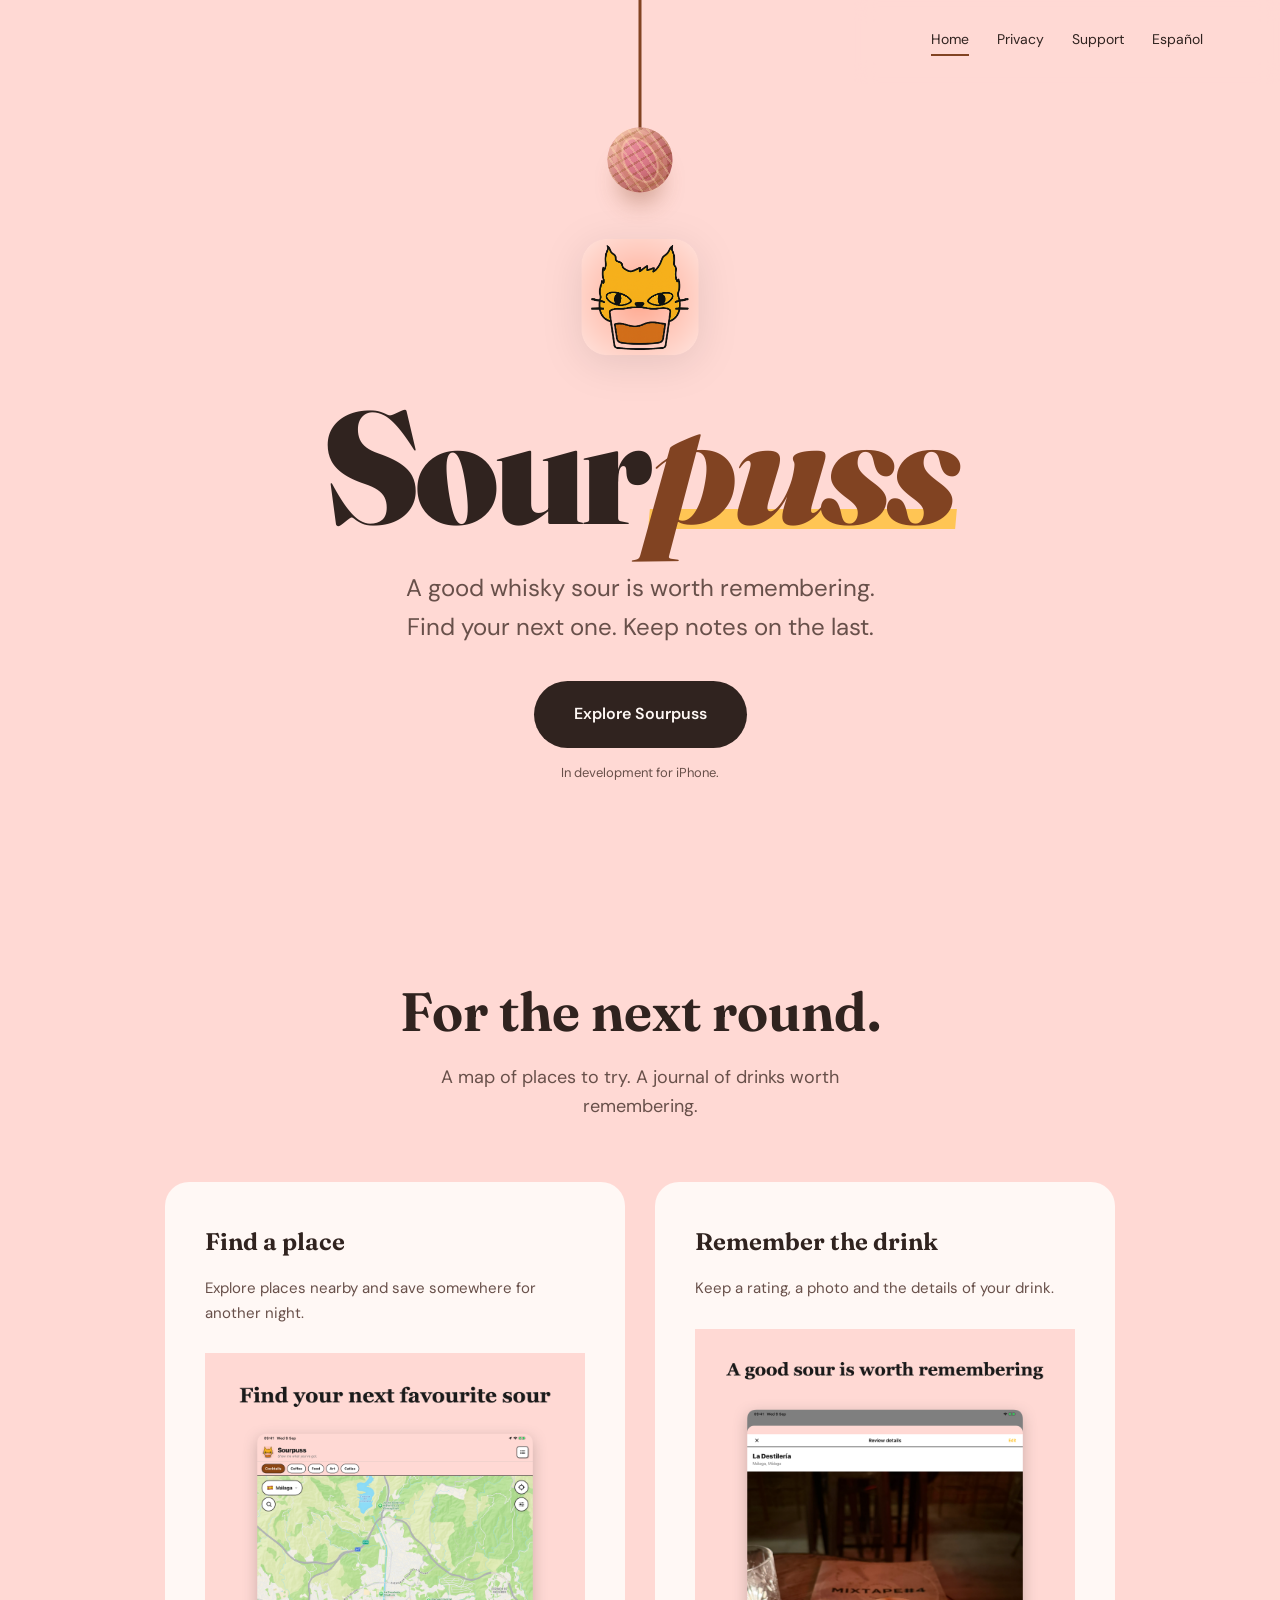
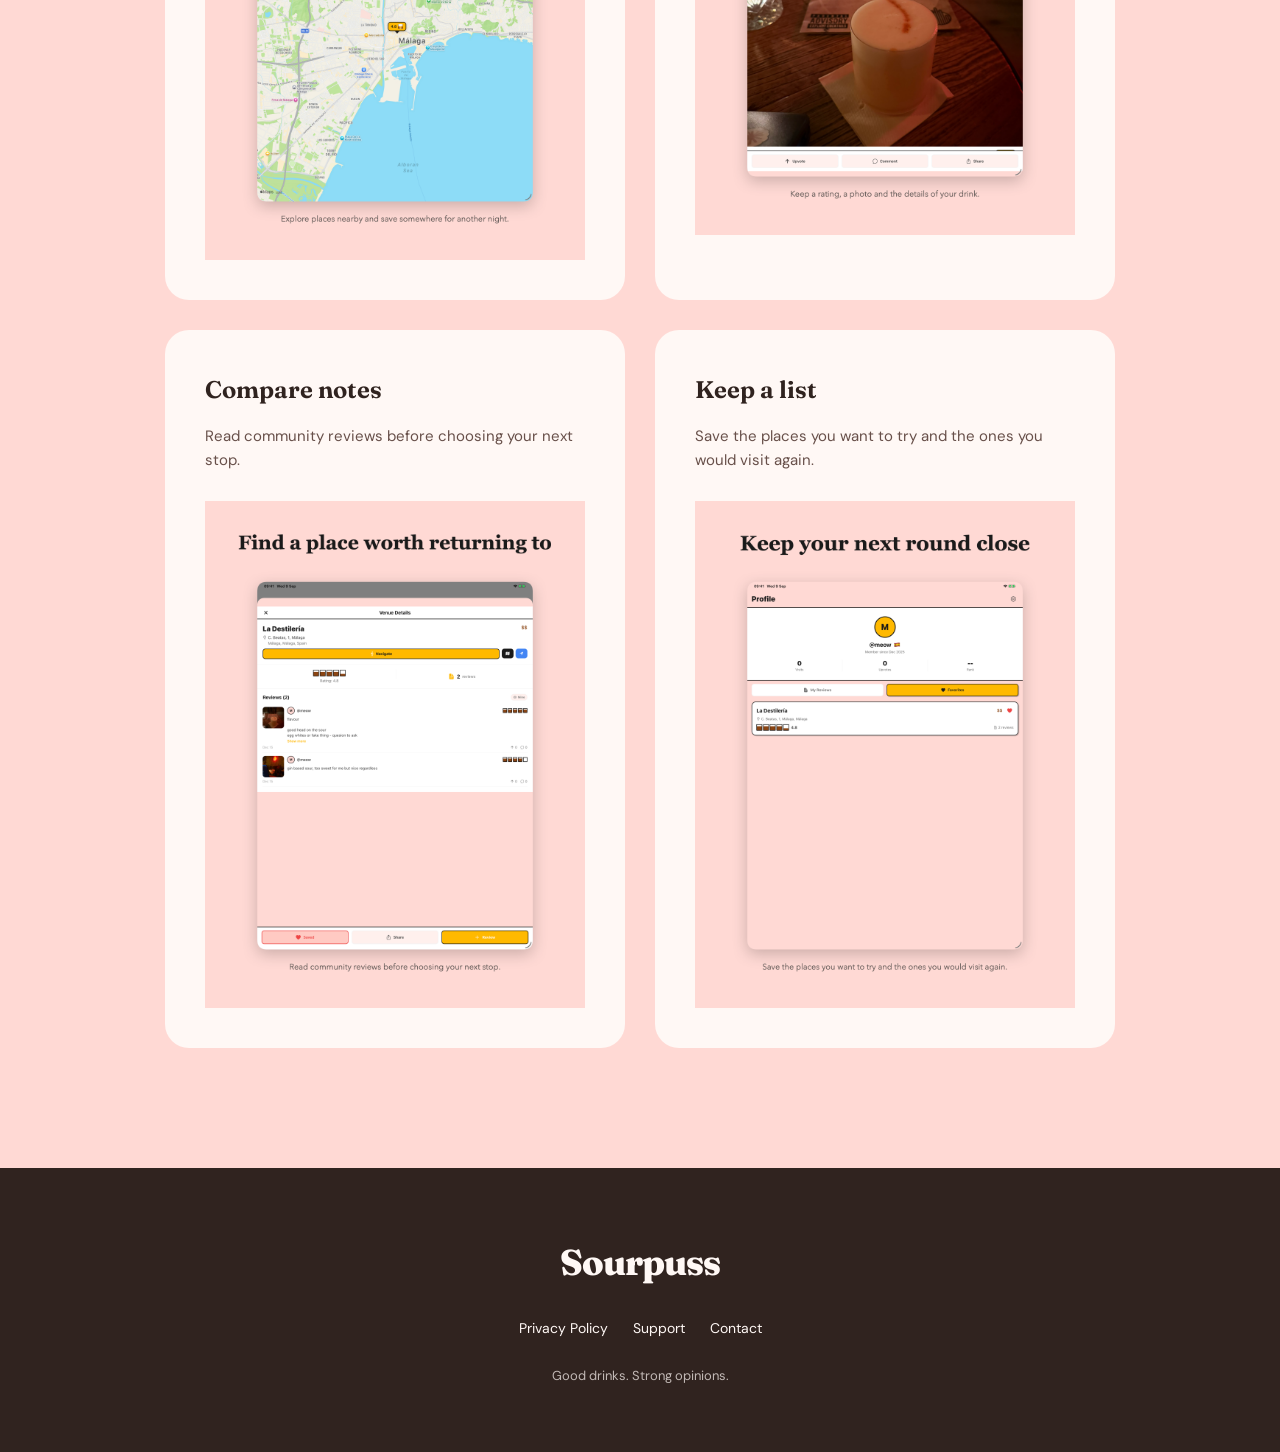
<file: index.html>
<!DOCTYPE html>
<html lang="en">
<head>
    <meta charset="UTF-8">
    <meta name="viewport" content="width=device-width, initial-scale=1.0">
    <title>Sourpuss — Whisky Sour Reviews</title>
    <meta name="description" content="Find and rate the best whisky sours in your city. A community app for discerning cocktail enthusiasts.">
    <meta name="keywords" content="whisky sour, cocktail reviews, bar finder, cocktail app, drink ratings">
    <meta name="author" content="Sourpuss">
    <link rel="canonical" href="https://sourpuss.app/">
    <link rel="alternate" hreflang="en" href="https://sourpuss.app/">
    <link rel="alternate" hreflang="es" href="https://sourpuss.app/es/">
    <link rel="alternate" hreflang="x-default" href="https://sourpuss.app/">

    <!-- Favicon -->
    <link rel="icon" type="image/png" href="/logo.png">
    <link rel="apple-touch-icon" href="/logo.png">

    <!-- Open Graph / Facebook -->
    <meta property="og:type" content="website">
    <meta property="og:url" content="https://sourpuss.app/">
    <meta property="og:title" content="Sourpuss — Whisky Sour Reviews">
    <meta property="og:description" content="Find and rate the best whisky sours in your city. A community app for discerning cocktail enthusiasts.">
    <meta property="og:image" content="https://sourpuss.app/og-image.png">
    <meta property="og:image:width" content="1200">
    <meta property="og:image:height" content="630">

    <!-- Twitter -->
    <meta name="twitter:card" content="summary_large_image">
    <meta name="twitter:url" content="https://sourpuss.app/">
    <meta name="twitter:title" content="Sourpuss — Whisky Sour Reviews">
    <meta name="twitter:description" content="Find and rate the best whisky sours in your city. A community app for discerning cocktail enthusiasts.">
    <meta name="twitter:image" content="https://sourpuss.app/og-image.png">

    <!-- Theme color -->
    <meta name="theme-color" content="#FFD9D4">
    <meta name="msapplication-TileColor" content="#FFD9D4">

    <!-- Fonts -->
    <link rel="preconnect" href="https://fonts.googleapis.com">
    <link rel="preconnect" href="https://fonts.gstatic.com" crossorigin>
    <link href="https://fonts.googleapis.com/css2?family=Fraunces:ital,opsz,wght@0,9..144,300..900;1,9..144,300..900&family=DM+Sans:ital,opsz,wght@0,9..40,400;0,9..40,500;0,9..40,700;1,9..40,400&display=swap" rel="stylesheet">

    <!-- Styles -->
    <link rel="stylesheet" href="/styles.css?v=0b87e8c726">

    <!-- GoatCounter: cookieless pageviews, public dashboard -->
    <script data-goatcounter="https://sourpuss.goatcounter.com/count" async src="https://gc.zgo.at/count.js"></script>
</head>
<body class="page-home">
    <div class="cat-toy" id="catToy" aria-hidden="true">
        <svg viewBox="0 0 320 220"><path class="toy-string" d="M 160 0 L 160 160"/></svg>
        <div class="toy-ball"></div>
    </div>
    <!-- Navigation -->
    <nav aria-label="Main navigation">
        <a href="/" class="active">Home</a>
        <a href="/privacy/">Privacy</a>
        <a href="/support/">Support</a>
        <a href="/es/" lang="es" class="language-switch">Español</a>
    </nav>

    <!-- Hero Section -->
    <section class="hero">


        <div class="hero-content">
            <img src="/logo.png" alt="Sourpuss" class="hero-logo">
            <h1>Sour<span class="highlight">puss</span></h1>
            <p class="tagline">A good whisky sour is worth remembering. Find your next one. Keep notes on the last.</p>
            <a href="#features" class="cta-button">
                <span class="icon"></span>
                Explore Sourpuss
            </a>
            <p class="availability">In development for iPhone.</p>
        </div>
    </section>

    <!-- Features Section -->
    <section class="features" id="features">
        <div class="features-header">
            <h2>For the next round.</h2>
            <p>A map of places to try. A journal of drinks worth remembering.</p>
        </div>
        <div class="features-grid">
            <div class="feature-card">

                <h3>Find a place</h3>
                <p>Explore places nearby and save somewhere for another night.</p>
                <picture><source media="(min-width: 1100px)" srcset="/screenshots/en-US/explore-ipad.png"><img class="feature-screenshot" src="/screenshots/en-US/explore-iphone.png" alt="Explore map showing populated venue pins and search." loading="lazy"></picture>
            </div>

            <div class="feature-card">

                <h3>Remember the drink</h3>
                <p>Keep a rating, a photo and the details of your drink.</p>
                <picture><source media="(min-width: 1100px)" srcset="/screenshots/en-US/journal-ipad.png"><img class="feature-screenshot" src="/screenshots/en-US/journal-iphone.png" alt="A saved whisky sour review with rating, tasting notes and photo." loading="lazy"></picture>
            </div>

            <div class="feature-card">

                <h3>Compare notes</h3>
                <p>Read community reviews before choosing your next stop.</p>
                <picture><source media="(min-width: 1100px)" srcset="/screenshots/en-US/compare-ipad.png"><img class="feature-screenshot" src="/screenshots/en-US/compare-iphone.png" alt="Venue details showing populated community reviews." loading="lazy"></picture>
            </div>

            <div class="feature-card">

                <h3>Keep a list</h3>
                <p>Save the places you want to try and the ones you would visit again.</p>
                <picture><source media="(min-width: 1100px)" srcset="/screenshots/en-US/saved-ipad.png"><img class="feature-screenshot" src="/screenshots/en-US/saved-iphone.png" alt="Saved places list showing La Destilería in Málaga." loading="lazy"></picture>
            </div>
        </div>
    </section>

    <!-- Footer -->
    <footer>
        <div class="footer-logo">Sourpuss</div>
        <div class="footer-links">
            <a href="/privacy">Privacy Policy</a>
            <a href="/support">Support</a>
            <a href="mailto:support@sourpuss.app">Contact</a>
        </div>
        <p class="footer-tagline">Good drinks. Strong opinions.</p>
    </footer>

    <!-- Config and App Scripts -->
    <script src="/config.js?v=b31050a5b2"></script>
    <script src="/toy-physics.js?v=4bb25e0918"></script>
    <script src="/app.js?v=6099ef9673"></script>
</body>
</html>
</file>
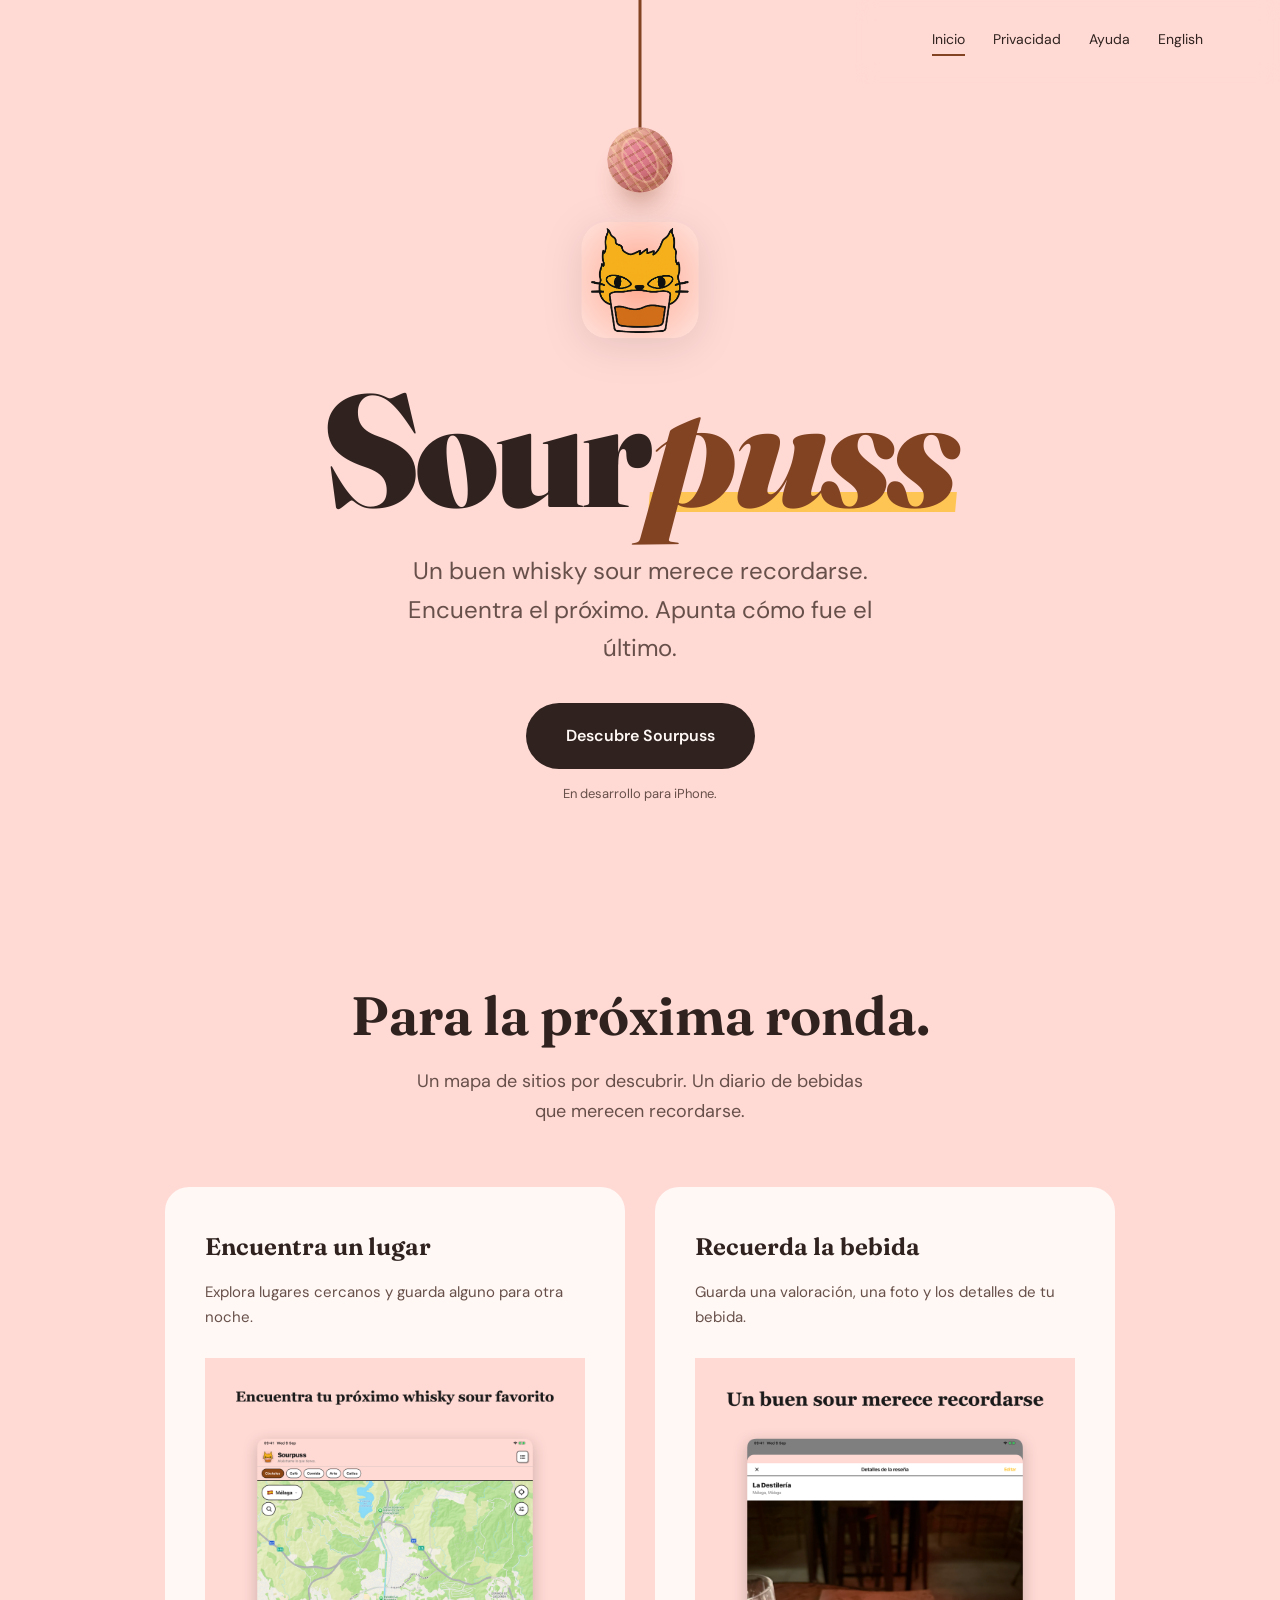
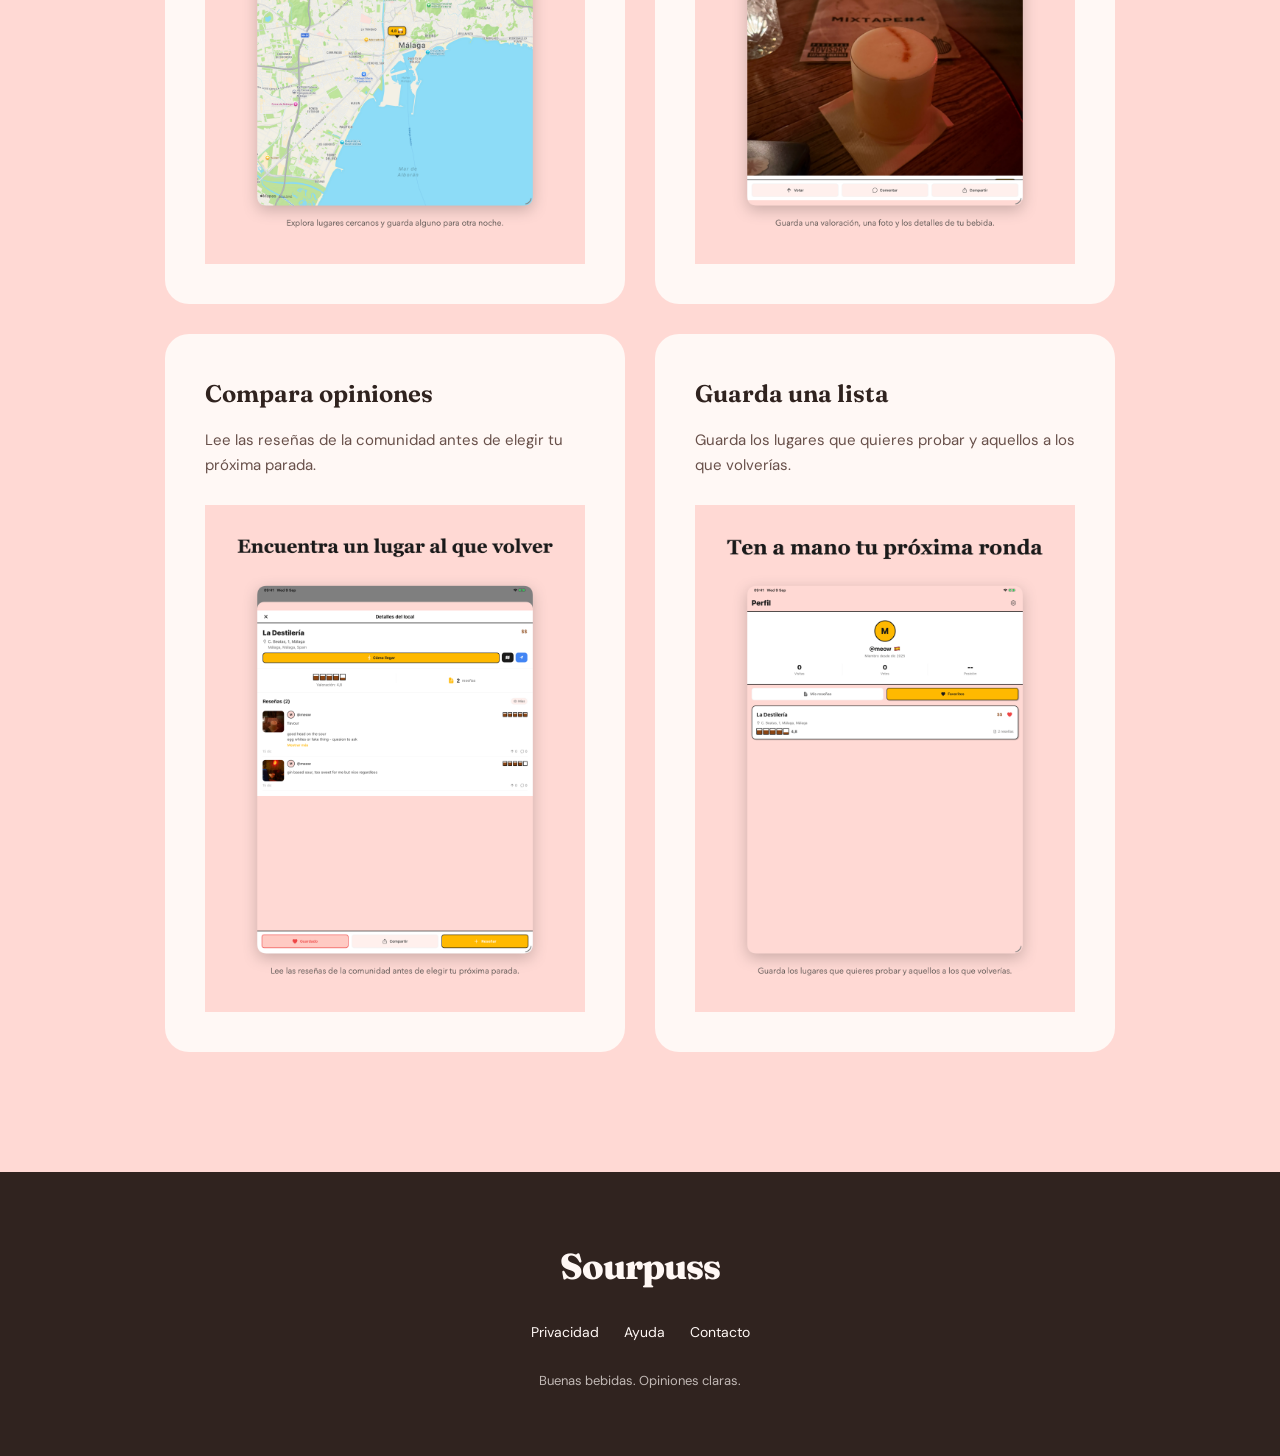
<file: es/index.html>
<!DOCTYPE html>
<html lang="es">
<head>
    <meta charset="UTF-8">
    <meta name="viewport" content="width=device-width, initial-scale=1.0">
    <title>Sourpuss — Reseñas de whisky sour</title>
    <meta name="description" content="Encuentra y valora whisky sours en tu ciudad. Guarda sitios, fotos y notas sobre tus bebidas.">
    <meta name="keywords" content="whisky sour, reseñas de cócteles, bares, diario de bebidas">
    <meta name="author" content="Sourpuss">
    <link rel="canonical" href="https://sourpuss.app/es/">
    <link rel="alternate" hreflang="en" href="https://sourpuss.app/">
    <link rel="alternate" hreflang="es" href="https://sourpuss.app/es/">
    <link rel="alternate" hreflang="x-default" href="https://sourpuss.app/">

    <!-- Favicon -->
    <link rel="icon" type="image/png" href="/logo.png">
    <link rel="apple-touch-icon" href="/logo.png">

    <!-- Open Graph / Facebook -->
    <meta property="og:type" content="website">
    <meta property="og:url" content="https://sourpuss.app/es/">
    <meta property="og:title" content="Sourpuss — Reseñas de whisky sour">
    <meta property="og:description" content="Encuentra y valora whisky sours en tu ciudad. Guarda sitios, fotos y notas sobre tus bebidas.">
    <meta property="og:image" content="https://sourpuss.app/og-image.png">
    <meta property="og:image:width" content="1200">
    <meta property="og:image:height" content="630">

    <!-- Twitter -->
    <meta name="twitter:card" content="summary_large_image">
    <meta name="twitter:url" content="https://sourpuss.app/es/">
    <meta name="twitter:title" content="Sourpuss — Reseñas de whisky sour">
    <meta name="twitter:description" content="Encuentra y valora whisky sours en tu ciudad. Guarda sitios, fotos y notas sobre tus bebidas.">
    <meta name="twitter:image" content="https://sourpuss.app/og-image.png">

    <!-- Theme color -->
    <meta name="theme-color" content="#FFD9D4">
    <meta name="msapplication-TileColor" content="#FFD9D4">

    <!-- Fonts -->
    <link rel="preconnect" href="https://fonts.googleapis.com">
    <link rel="preconnect" href="https://fonts.gstatic.com" crossorigin>
    <link href="https://fonts.googleapis.com/css2?family=Fraunces:ital,opsz,wght@0,9..144,300..900;1,9..144,300..900&family=DM+Sans:ital,opsz,wght@0,9..40,400;0,9..40,500;0,9..40,700;1,9..40,400&display=swap" rel="stylesheet">

    <!-- Styles -->
    <link rel="stylesheet" href="/styles.css?v=0b87e8c726">

    <!-- GoatCounter: cookieless pageviews, public dashboard -->
    <script data-goatcounter="https://sourpuss.goatcounter.com/count" async src="https://gc.zgo.at/count.js"></script>
</head>
<body class="page-home">
    <div class="cat-toy" id="catToy" aria-hidden="true">
        <svg viewBox="0 0 320 220"><path class="toy-string" d="M 160 0 L 160 160"/></svg>
        <div class="toy-ball"></div>
    </div>
    <!-- Navigation -->
    <nav aria-label="Navegación principal">
        <a href="/es/" class="active">Inicio</a>
        <a href="/es/privacy/">Privacidad</a>
        <a href="/es/support/">Ayuda</a>
        <a href="/" lang="en" class="language-switch">English</a>
    </nav>

    <!-- Hero Section -->
    <section class="hero">


        <div class="hero-content">
            <img src="/logo.png" alt="Sourpuss" class="hero-logo">
            <h1>Sour<span class="highlight">puss</span></h1>
            <p class="tagline">Un buen whisky sour merece recordarse. Encuentra el próximo. Apunta cómo fue el último.</p>
            <a href="#features" class="cta-button">
                <span class="icon"></span>
                Descubre Sourpuss
            </a>
            <p class="availability">En desarrollo para iPhone.</p>
        </div>
    </section>

    <!-- Features Section -->
    <section class="features" id="features">
        <div class="features-header">
            <h2>Para la próxima ronda.</h2>
            <p>Un mapa de sitios por descubrir. Un diario de bebidas que merecen recordarse.</p>
        </div>
        <div class="features-grid">
            <div class="feature-card">

                <h3>Encuentra un lugar</h3>
                <p>Explora lugares cercanos y guarda alguno para otra noche.</p>
                <picture><source media="(min-width: 1100px)" srcset="/screenshots/es-ES/explore-ipad.png"><img class="feature-screenshot" src="/screenshots/es-ES/explore-iphone.png" alt="Mapa de Sourpuss con marcadores de lugares y búsqueda." loading="lazy"></picture>
            </div>

            <div class="feature-card">

                <h3>Recuerda la bebida</h3>
                <p>Guarda una valoración, una foto y los detalles de tu bebida.</p>
                <picture><source media="(min-width: 1100px)" srcset="/screenshots/es-ES/journal-ipad.png"><img class="feature-screenshot" src="/screenshots/es-ES/journal-iphone.png" alt="Reseña de un whisky sour con valoración, notas de cata y foto." loading="lazy"></picture>
            </div>

            <div class="feature-card">

                <h3>Compara opiniones</h3>
                <p>Lee las reseñas de la comunidad antes de elegir tu próxima parada.</p>
                <picture><source media="(min-width: 1100px)" srcset="/screenshots/es-ES/compare-ipad.png"><img class="feature-screenshot" src="/screenshots/es-ES/compare-iphone.png" alt="Ficha de un lugar con reseñas de la comunidad." loading="lazy"></picture>
            </div>

            <div class="feature-card">

                <h3>Guarda una lista</h3>
                <p>Guarda los lugares que quieres probar y aquellos a los que volverías.</p>
                <picture><source media="(min-width: 1100px)" srcset="/screenshots/es-ES/saved-ipad.png"><img class="feature-screenshot" src="/screenshots/es-ES/saved-iphone.png" alt="Lista de lugares guardados con La Destilería en Málaga." loading="lazy"></picture>
            </div>
        </div>
    </section>

    <!-- Footer -->
    <footer>
        <div class="footer-logo">Sourpuss</div>
        <div class="footer-links">
            <a href="/es/privacy/">Privacidad</a>
            <a href="/es/support/">Ayuda</a>
            <a href="mailto:support@sourpuss.app">Contacto</a>
        </div>
        <p class="footer-tagline">Buenas bebidas. Opiniones claras.</p>
    </footer>

    <!-- Config and App Scripts -->
    <script src="/config.js?v=b31050a5b2"></script>
    <script src="/toy-physics.js?v=4bb25e0918"></script>
    <script src="/app.js?v=6099ef9673"></script>
</body>
</html>
</file>
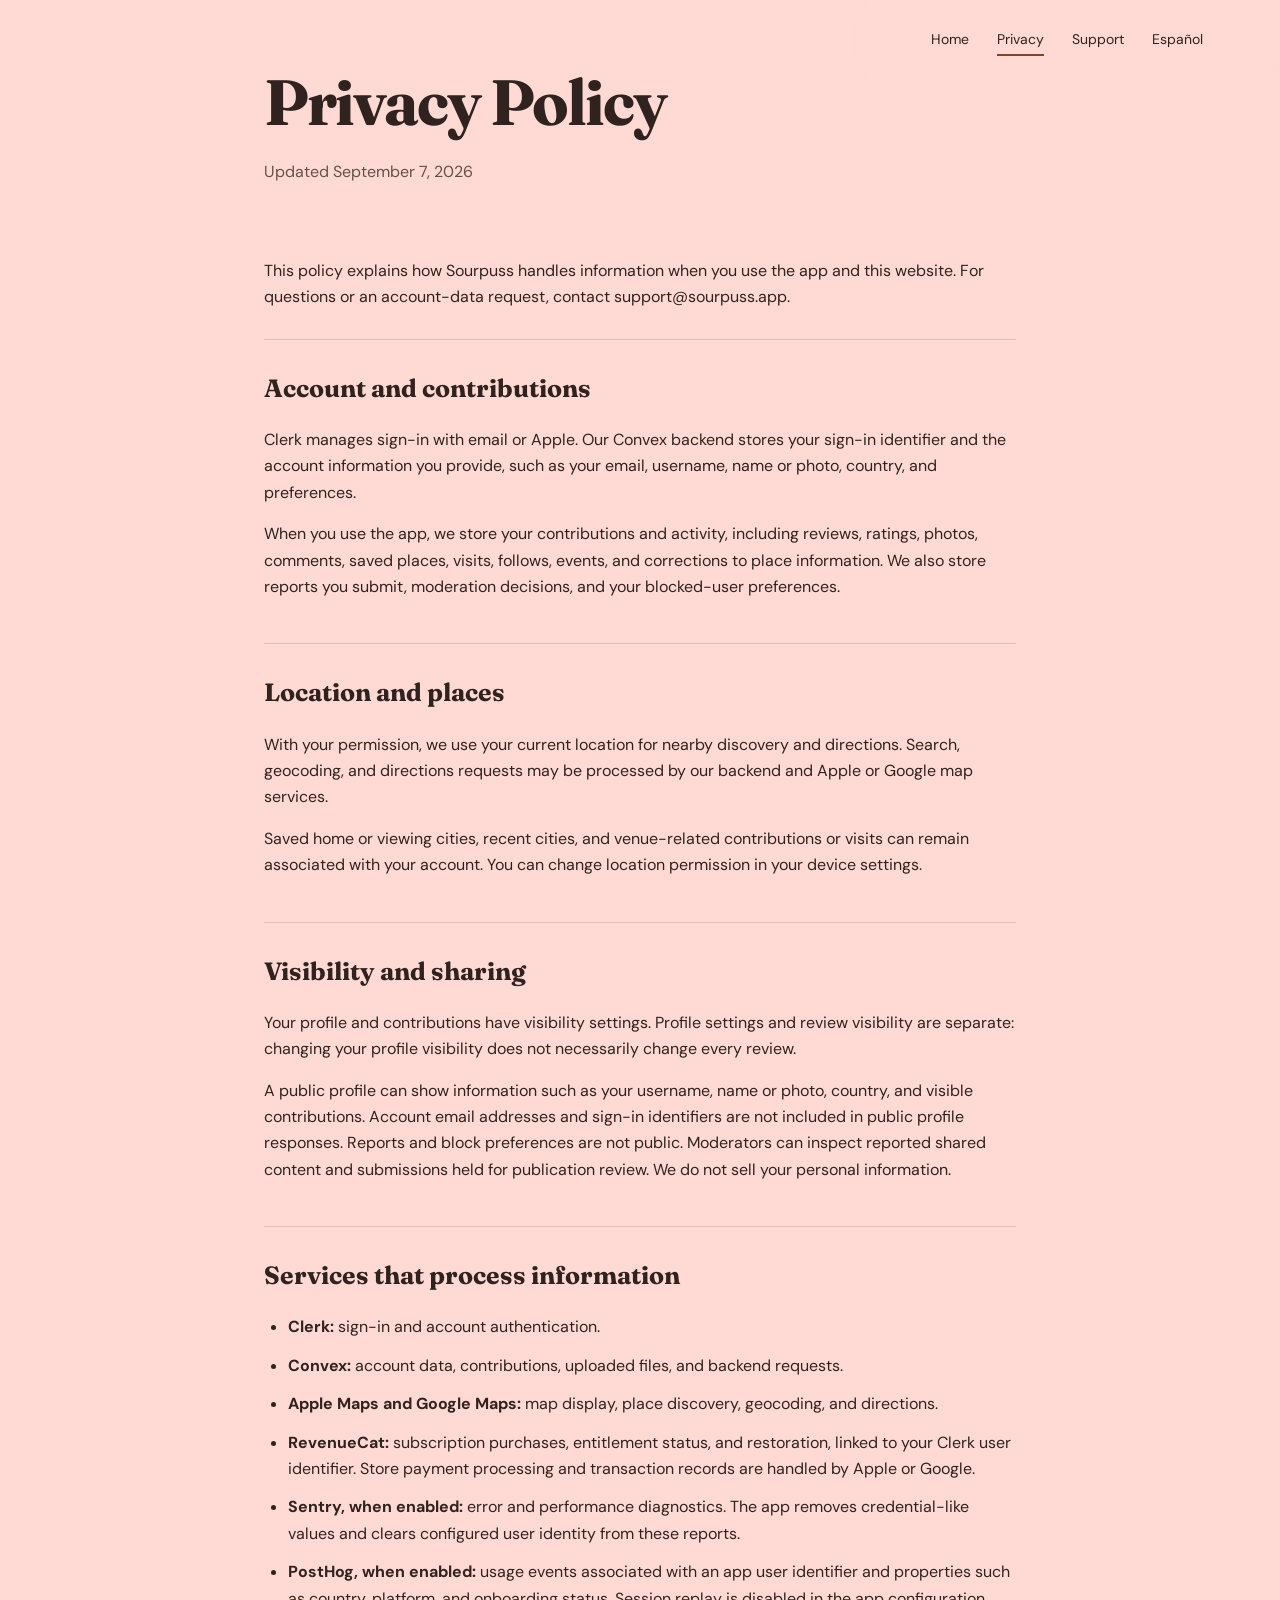
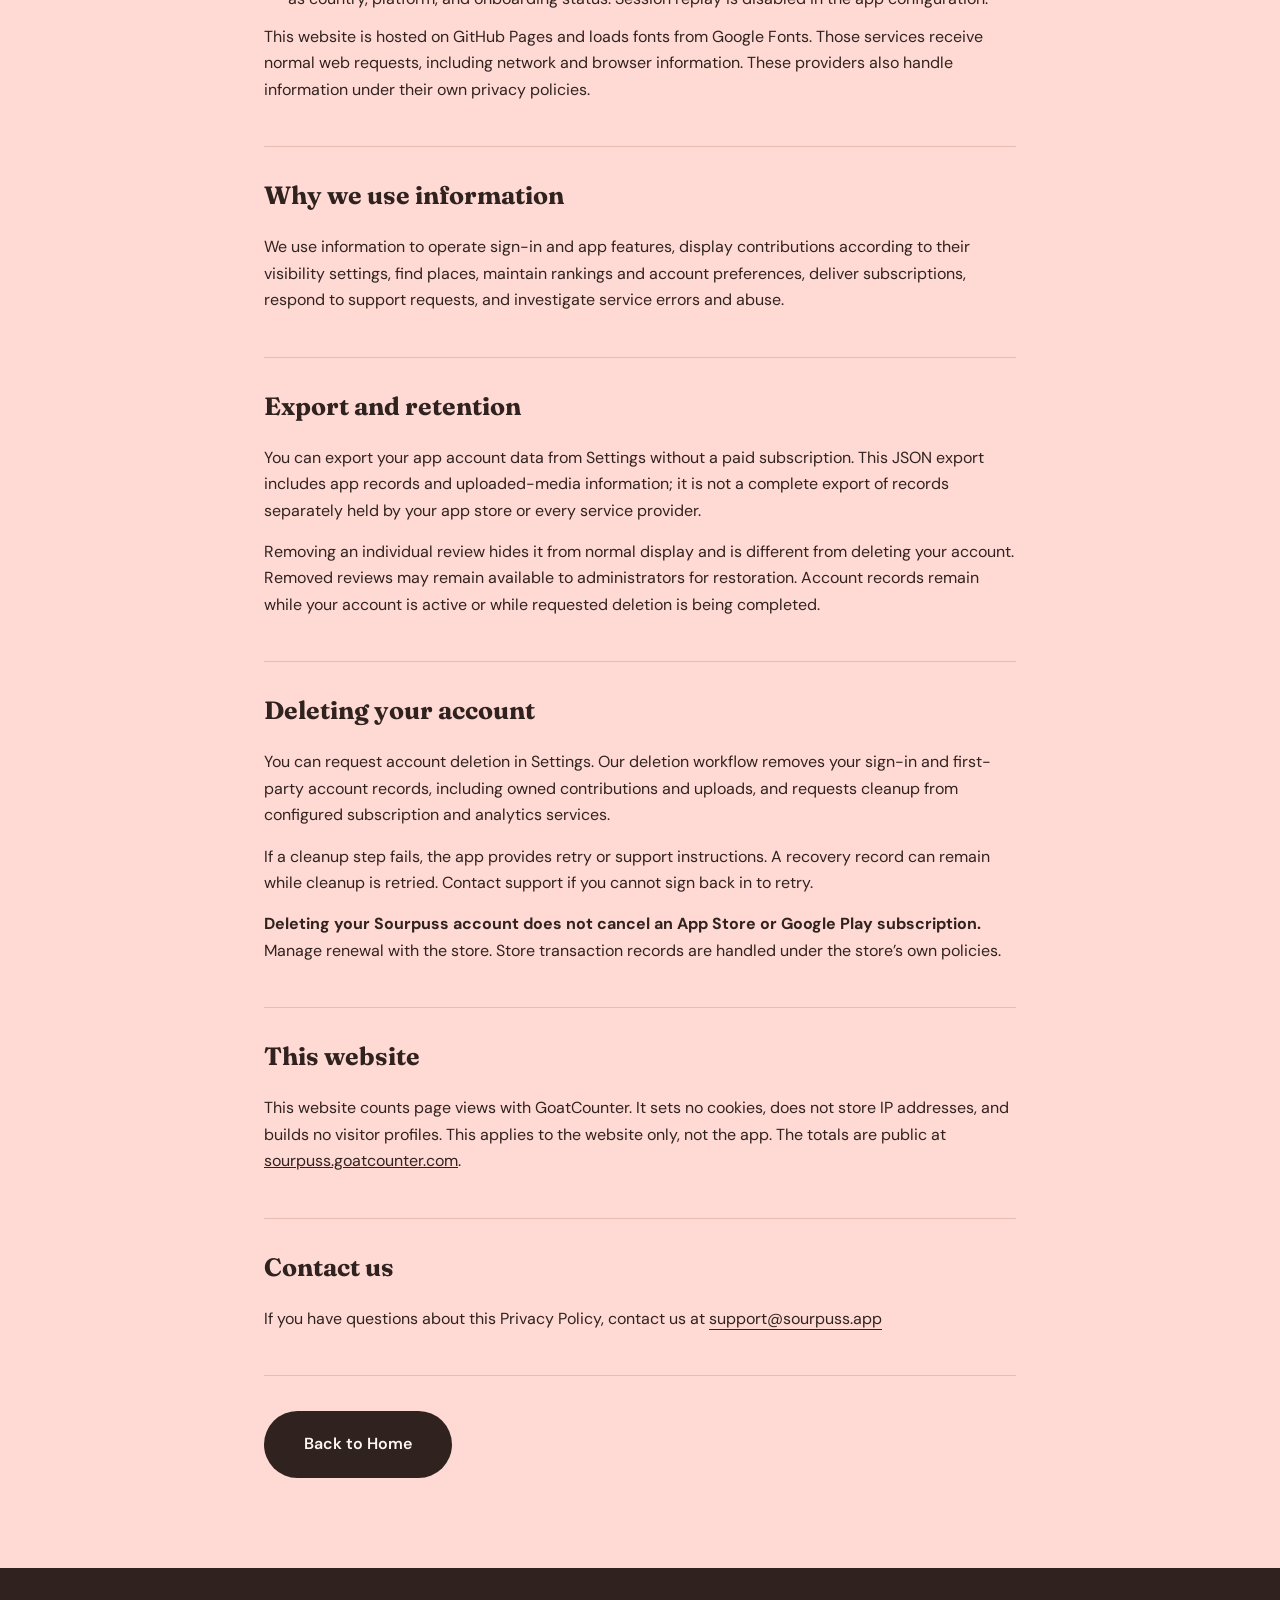
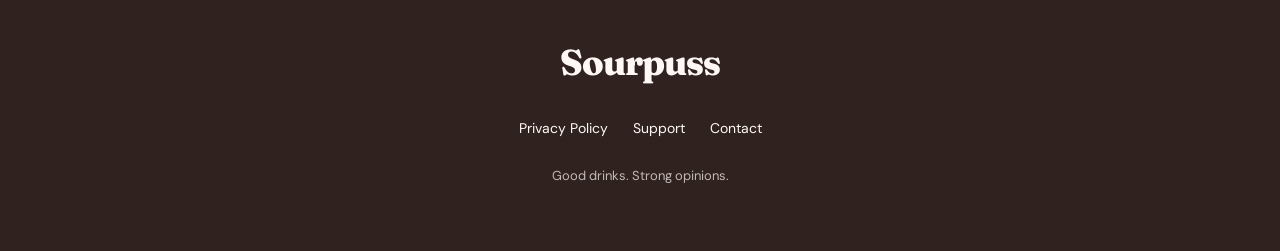
<file: privacy/index.html>
<!DOCTYPE html>
<html lang="en">
<head>
    <meta charset="UTF-8">
    <meta name="viewport" content="width=device-width, initial-scale=1.0">
    <title>Privacy Policy — Sourpuss</title>
    <meta name="description" content="Privacy Policy — Sourpuss">
    
    <meta name="author" content="Sourpuss">
    <link rel="canonical" href="https://sourpuss.app/privacy/">
    <link rel="alternate" hreflang="en" href="https://sourpuss.app/privacy/">
    <link rel="alternate" hreflang="es" href="https://sourpuss.app/es/privacy/">
    <link rel="alternate" hreflang="x-default" href="https://sourpuss.app/privacy/">

    <!-- Favicon -->
    <link rel="icon" type="image/png" href="/logo.png">
    <link rel="apple-touch-icon" href="/logo.png">

    <!-- Open Graph / Facebook -->
    <meta property="og:type" content="website">
    <meta property="og:url" content="https://sourpuss.app/privacy/">
    <meta property="og:title" content="Privacy Policy — Sourpuss">
    <meta property="og:description" content="Privacy Policy — Sourpuss">
    <meta property="og:image" content="https://sourpuss.app/og-image.png">
    

    <!-- Twitter -->
    <meta name="twitter:card" content="summary_large_image">
    <meta name="twitter:url" content="https://sourpuss.app/privacy/">
    <meta name="twitter:title" content="Privacy Policy — Sourpuss">
    <meta name="twitter:description" content="Privacy Policy — Sourpuss">
    <meta name="twitter:image" content="https://sourpuss.app/og-image.png">

    <!-- Theme color -->
    <meta name="theme-color" content="#FFD9D4">
    

    <!-- Fonts -->
    <link rel="preconnect" href="https://fonts.googleapis.com">
    <link rel="preconnect" href="https://fonts.gstatic.com" crossorigin>
    <link href="https://fonts.googleapis.com/css2?family=Fraunces:ital,opsz,wght@0,9..144,300..900;1,9..144,300..900&family=DM+Sans:ital,opsz,wght@0,9..40,400;0,9..40,500;0,9..40,700;1,9..40,400&display=swap" rel="stylesheet">

    <!-- Styles -->
    <link rel="stylesheet" href="/styles.css?v=0b87e8c726">

    <!-- GoatCounter: cookieless pageviews, public dashboard -->
    <script data-goatcounter="https://sourpuss.goatcounter.com/count" async src="https://gc.zgo.at/count.js"></script>
</head>
<body class="page-privacy">
    <!-- Navigation -->
    <nav aria-label="Main navigation">
        <a href="/">Home</a>
        <a href="/privacy/" class="active">Privacy</a>
        <a href="/support/">Support</a>
        <a href="/es/privacy/" lang="es" class="language-switch">Español</a>
    </nav>

    <main>
        <div class="page-header">
            <h1>Privacy Policy</h1>
            <span class="date">Updated September 7, 2026</span>
        </div>

        <div class="content-section">
            This policy explains how Sourpuss handles information when you use the app and this website. For questions or an account-data request, contact support@sourpuss.app.
        </div>

        <div class="content-section">
            <h2>Account and contributions</h2>
            <p>Clerk manages sign-in with email or Apple. Our Convex backend stores your sign-in identifier and the account information you provide, such as your email, username, name or photo, country, and preferences.</p><p>When you use the app, we store your contributions and activity, including reviews, ratings, photos, comments, saved places, visits, follows, events, and corrections to place information. We also store reports you submit, moderation decisions, and your blocked-user preferences.</p>
        </div>

        <div class="content-section">
            <h2>Location and places</h2>
            <p>With your permission, we use your current location for nearby discovery and directions. Search, geocoding, and directions requests may be processed by our backend and Apple or Google map services.</p><p>Saved home or viewing cities, recent cities, and venue-related contributions or visits can remain associated with your account. You can change location permission in your device settings.</p>
        </div>

        <div class="content-section">
            <h2>Visibility and sharing</h2>
            <p>Your profile and contributions have visibility settings. Profile settings and review visibility are separate: changing your profile visibility does not necessarily change every review.</p><p>A public profile can show information such as your username, name or photo, country, and visible contributions. Account email addresses and sign-in identifiers are not included in public profile responses. Reports and block preferences are not public. Moderators can inspect reported shared content and submissions held for publication review. We do not sell your personal information.</p>
        </div>

        <div class="content-section">
            <h2>Services that process information</h2>
            <ul><li><strong>Clerk:</strong> sign-in and account authentication.</li><li><strong>Convex:</strong> account data, contributions, uploaded files, and backend requests.</li><li><strong>Apple Maps and Google Maps:</strong> map display, place discovery, geocoding, and directions.</li><li><strong>RevenueCat:</strong> subscription purchases, entitlement status, and restoration, linked to your Clerk user identifier. Store payment processing and transaction records are handled by Apple or Google.</li><li><strong>Sentry, when enabled:</strong> error and performance diagnostics. The app removes credential-like values and clears configured user identity from these reports.</li><li><strong>PostHog, when enabled:</strong> usage events associated with an app user identifier and properties such as country, platform, and onboarding status. Session replay is disabled in the app configuration.</li></ul><p>This website is hosted on GitHub Pages and loads fonts from Google Fonts. Those services receive normal web requests, including network and browser information. These providers also handle information under their own privacy policies.</p>
        </div>

        <div class="content-section">
            <h2>Why we use information</h2>
            <p>We use information to operate sign-in and app features, display contributions according to their visibility settings, find places, maintain rankings and account preferences, deliver subscriptions, respond to support requests, and investigate service errors and abuse.</p>
        </div>

        <div class="content-section">
            <h2>Export and retention</h2>
            <p>You can export your app account data from Settings without a paid subscription. This JSON export includes app records and uploaded-media information; it is not a complete export of records separately held by your app store or every service provider.</p><p>Removing an individual review hides it from normal display and is different from deleting your account. Removed reviews may remain available to administrators for restoration. Account records remain while your account is active or while requested deletion is being completed.</p>
        </div>

        <div class="content-section">
            <h2>Deleting your account</h2>
            <p>You can request account deletion in Settings. Our deletion workflow removes your sign-in and first-party account records, including owned contributions and uploads, and requests cleanup from configured subscription and analytics services.</p><p>If a cleanup step fails, the app provides retry or support instructions. A recovery record can remain while cleanup is retried. Contact support if you cannot sign back in to retry.</p><p><strong>Deleting your Sourpuss account does not cancel an App Store or Google Play subscription.</strong> Manage renewal with the store. Store transaction records are handled under the store’s own policies.</p>
        </div>

        <div class="content-section">
            <h2>This website</h2>
            <p>This website counts page views with GoatCounter. It sets no cookies, does not store IP addresses, and builds no visitor profiles. This applies to the website only, not the app. The totals are public at <a href="https://sourpuss.goatcounter.com">sourpuss.goatcounter.com</a>.</p>
        </div>

        <div class="content-section">
            <h2>Contact us</h2>
            <p>If you have questions about this Privacy Policy, contact us at <a href="mailto:support@sourpuss.app" class="email-link">support@sourpuss.app</a></p>
        </div>

        <a href="/" class="back-link">Back to Home</a>
    </main>

    <!-- Footer -->
    <footer>
        <div class="footer-logo">Sourpuss</div>
        <div class="footer-links">
            <a href="/privacy">Privacy Policy</a>
            <a href="/support">Support</a>
            <a href="mailto:support@sourpuss.app">Contact</a>
        </div>
        <p class="footer-tagline">Good drinks. Strong opinions.</p>
    </footer>

    <!-- Config and App Scripts -->
    <script src="/config.js?v=b31050a5b2"></script>
    <script src="/toy-physics.js?v=4bb25e0918"></script>
    <script src="/app.js?v=6099ef9673"></script>
</body>
</html>
</file>
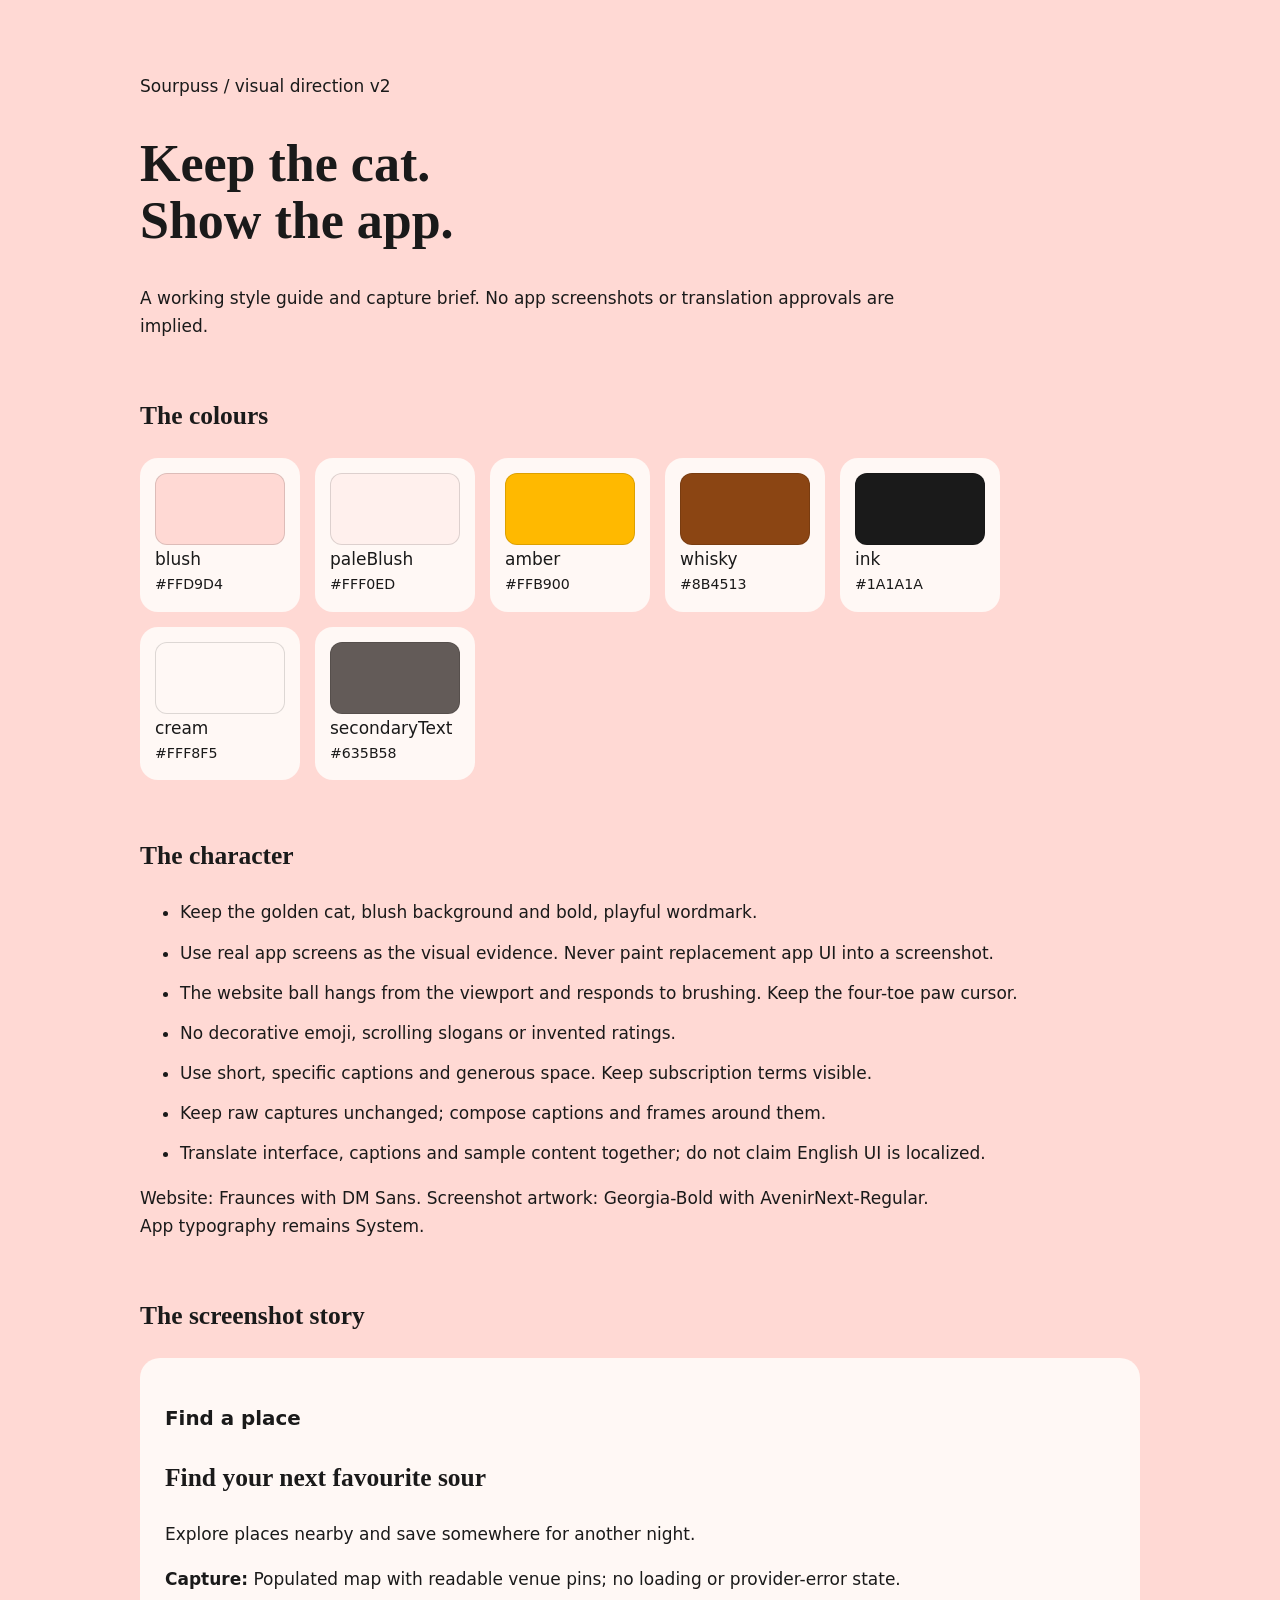
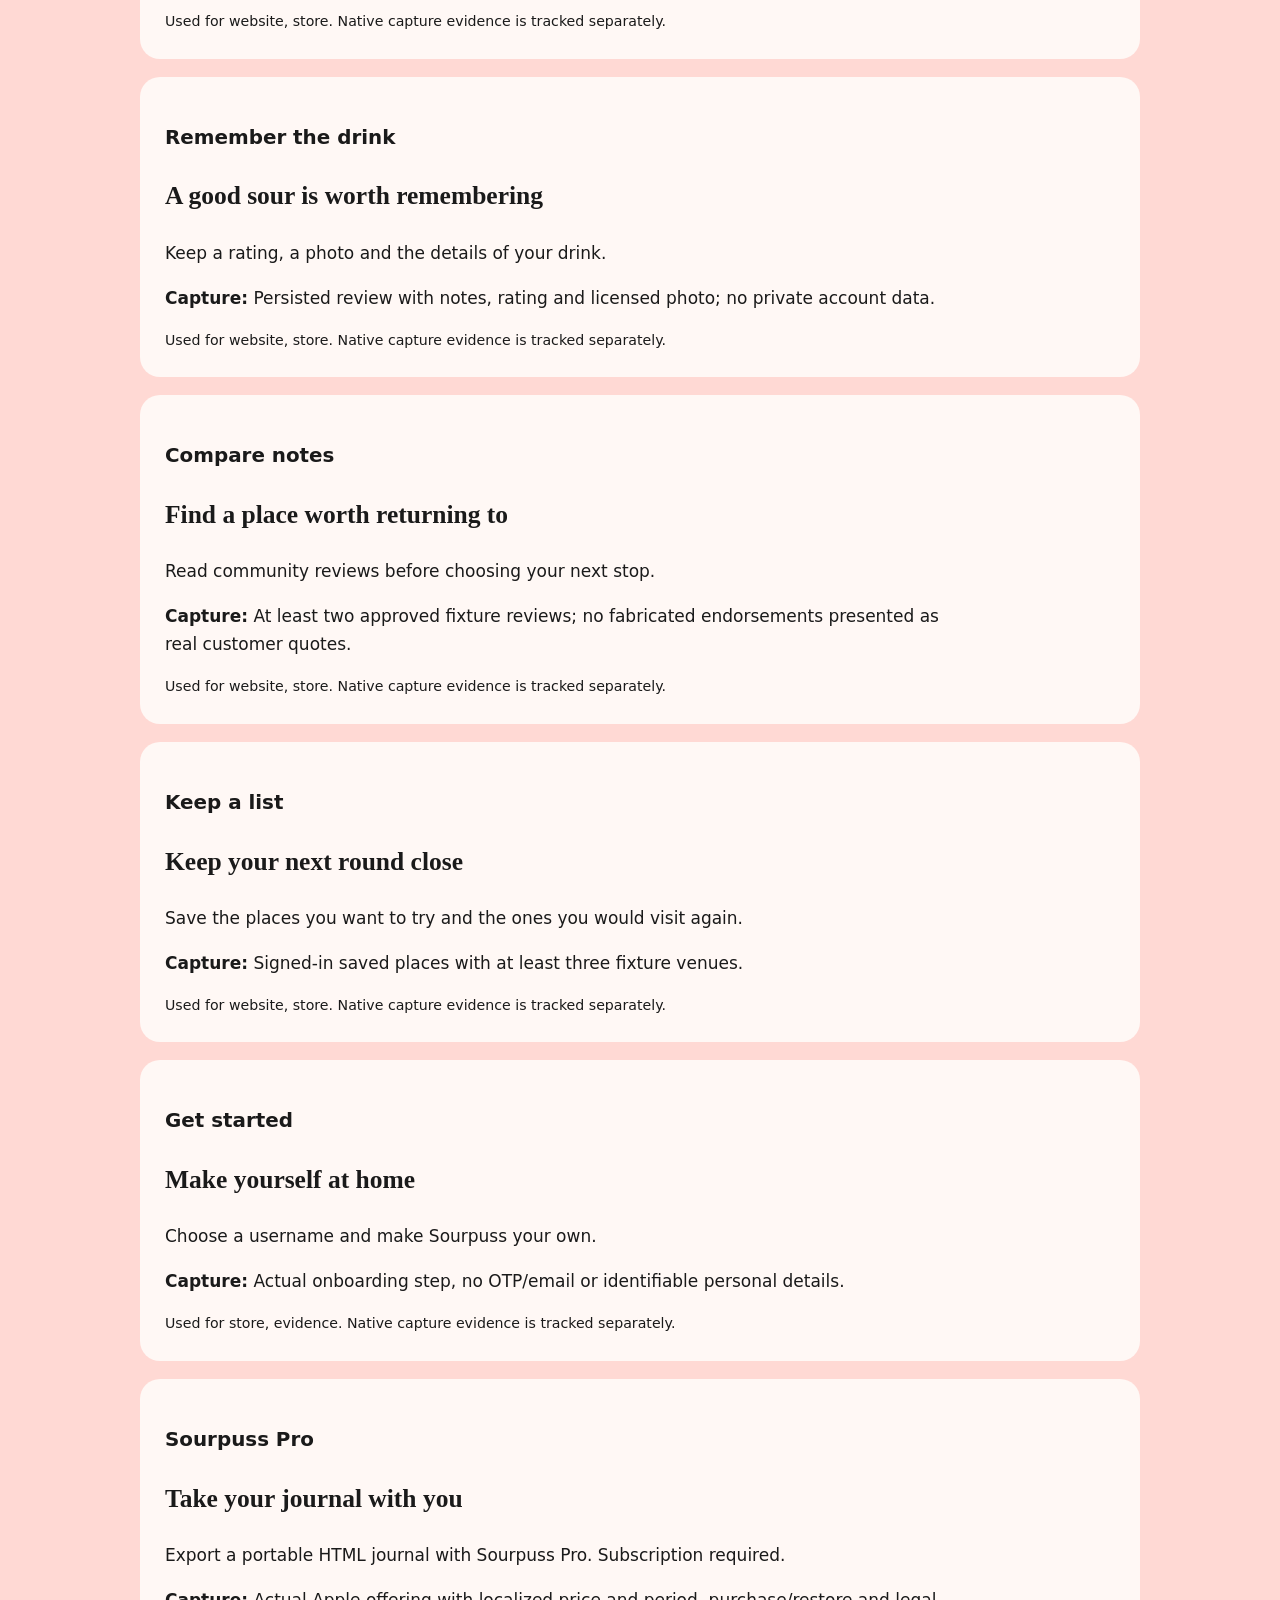
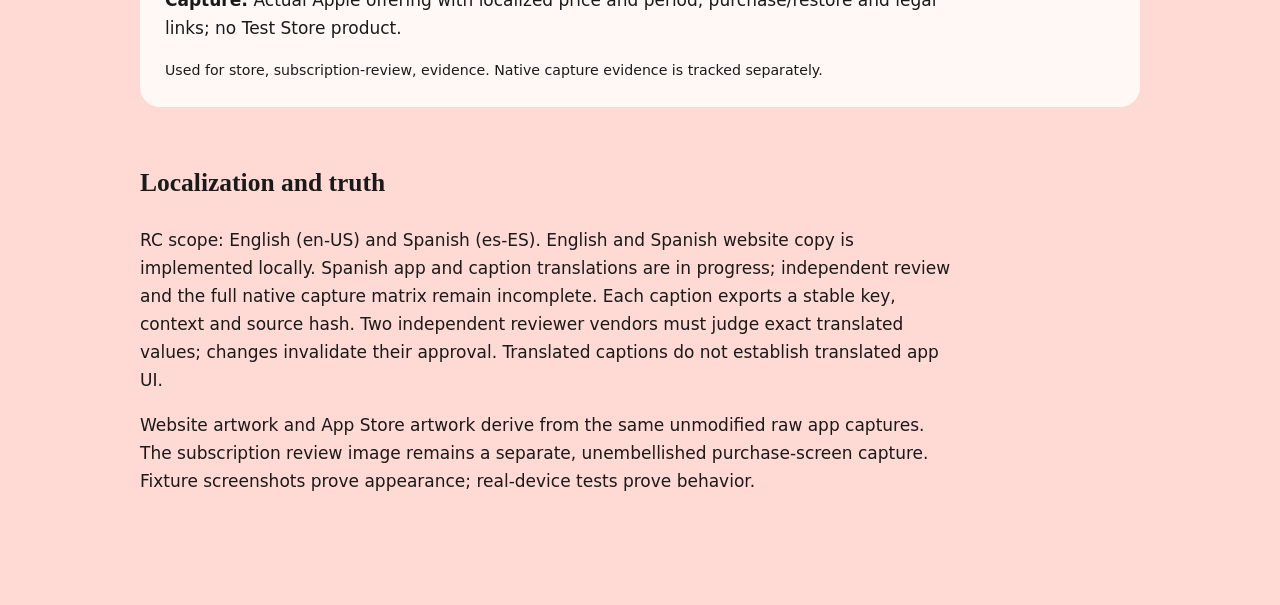
<file: style-guide/index.html>
<!doctype html><html lang="en"><meta charset="utf-8"><meta name="viewport" content="width=device-width,initial-scale=1"><title>Sourpuss style & screenshot guide</title><style>body{background:#FFD9D4;color:#1A1A1A;font:17px/1.65 system-ui;margin:0}main{max-width:1000px;padding:55px 25px;margin:auto}h1,h2{font-family:Georgia,serif}h1{font-size:52px;line-height:1.1}section{margin:55px 0}.palette{display:flex;flex-wrap:wrap;gap:15px}.swatch{width:130px;padding:15px;background:#FFF8F5;border-radius:18px}.chip{height:70px;border:1px solid #0002;border-radius:12px}article{background:#FFF8F5;padding:25px;margin:18px 0;border-radius:20px}p{max-width:75ch}small{display:block}li{margin:12px 0}code{overflow-wrap:anywhere}</style><main><p>Sourpuss / visual direction v2</p><h1>Keep the cat.<br>Show the app.</h1><p>A working style guide and capture brief. No app screenshots or translation approvals are implied.</p><section><h2>The colours</h2><div class="palette"><div class="swatch"><div class="chip" style="background:#FFD9D4"></div>blush<small>#FFD9D4</small></div><div class="swatch"><div class="chip" style="background:#FFF0ED"></div>paleBlush<small>#FFF0ED</small></div><div class="swatch"><div class="chip" style="background:#FFB900"></div>amber<small>#FFB900</small></div><div class="swatch"><div class="chip" style="background:#8B4513"></div>whisky<small>#8B4513</small></div><div class="swatch"><div class="chip" style="background:#1A1A1A"></div>ink<small>#1A1A1A</small></div><div class="swatch"><div class="chip" style="background:#FFF8F5"></div>cream<small>#FFF8F5</small></div><div class="swatch"><div class="chip" style="background:#635B58"></div>secondaryText<small>#635B58</small></div></div></section><section><h2>The character</h2><ul><li>Keep the golden cat, blush background and bold, playful wordmark.</li><li>Use real app screens as the visual evidence. Never paint replacement app UI into a screenshot.</li><li>The website ball hangs from the viewport and responds to brushing. Keep the four-toe paw cursor.</li><li>No decorative emoji, scrolling slogans or invented ratings.</li><li>Use short, specific captions and generous space. Keep subscription terms visible.</li><li>Keep raw captures unchanged; compose captions and frames around them.</li><li>Translate interface, captions and sample content together; do not claim English UI is localized.</li></ul><p>Website: Fraunces with DM Sans. Screenshot artwork: Georgia-Bold with AvenirNext-Regular. App typography remains System.</p></section><section><h2>The screenshot story</h2><article><h3>Find a place</h3><h2>Find your next favourite sour</h2><p>Explore places nearby and save somewhere for another night.</p><p><strong>Capture:</strong> Populated map with readable venue pins; no loading or provider-error state.</p><small>Used for website, store. Native capture evidence is tracked separately.</small></article><article><h3>Remember the drink</h3><h2>A good sour is worth remembering</h2><p>Keep a rating, a photo and the details of your drink.</p><p><strong>Capture:</strong> Persisted review with notes, rating and licensed photo; no private account data.</p><small>Used for website, store. Native capture evidence is tracked separately.</small></article><article><h3>Compare notes</h3><h2>Find a place worth returning to</h2><p>Read community reviews before choosing your next stop.</p><p><strong>Capture:</strong> At least two approved fixture reviews; no fabricated endorsements presented as real customer quotes.</p><small>Used for website, store. Native capture evidence is tracked separately.</small></article><article><h3>Keep a list</h3><h2>Keep your next round close</h2><p>Save the places you want to try and the ones you would visit again.</p><p><strong>Capture:</strong> Signed-in saved places with at least three fixture venues.</p><small>Used for website, store. Native capture evidence is tracked separately.</small></article><article><h3>Get started</h3><h2>Make yourself at home</h2><p>Choose a username and make Sourpuss your own.</p><p><strong>Capture:</strong> Actual onboarding step, no OTP/email or identifiable personal details.</p><small>Used for store, evidence. Native capture evidence is tracked separately.</small></article><article><h3>Sourpuss Pro</h3><h2>Take your journal with you</h2><p>Export a portable HTML journal with Sourpuss Pro. Subscription required.</p><p><strong>Capture:</strong> Actual Apple offering with localized price and period, purchase/restore and legal links; no Test Store product.</p><small>Used for store, subscription-review, evidence. Native capture evidence is tracked separately.</small></article></section><section><h2>Localization and truth</h2><p>RC scope: English (en-US) and Spanish (es-ES). English and Spanish website copy is implemented locally. Spanish app and caption translations are in progress; independent review and the full native capture matrix remain incomplete. Each caption exports a stable key, context and source hash. Two independent reviewer vendors must judge exact translated values; changes invalidate their approval. Translated captions do not establish translated app UI.</p><p>Website artwork and App Store artwork derive from the same unmodified raw app captures. The subscription review image remains a separate, unembellished purchase-screen capture. Fixture screenshots prove appearance; real-device tests prove behavior.</p></section></main></html>
</file>
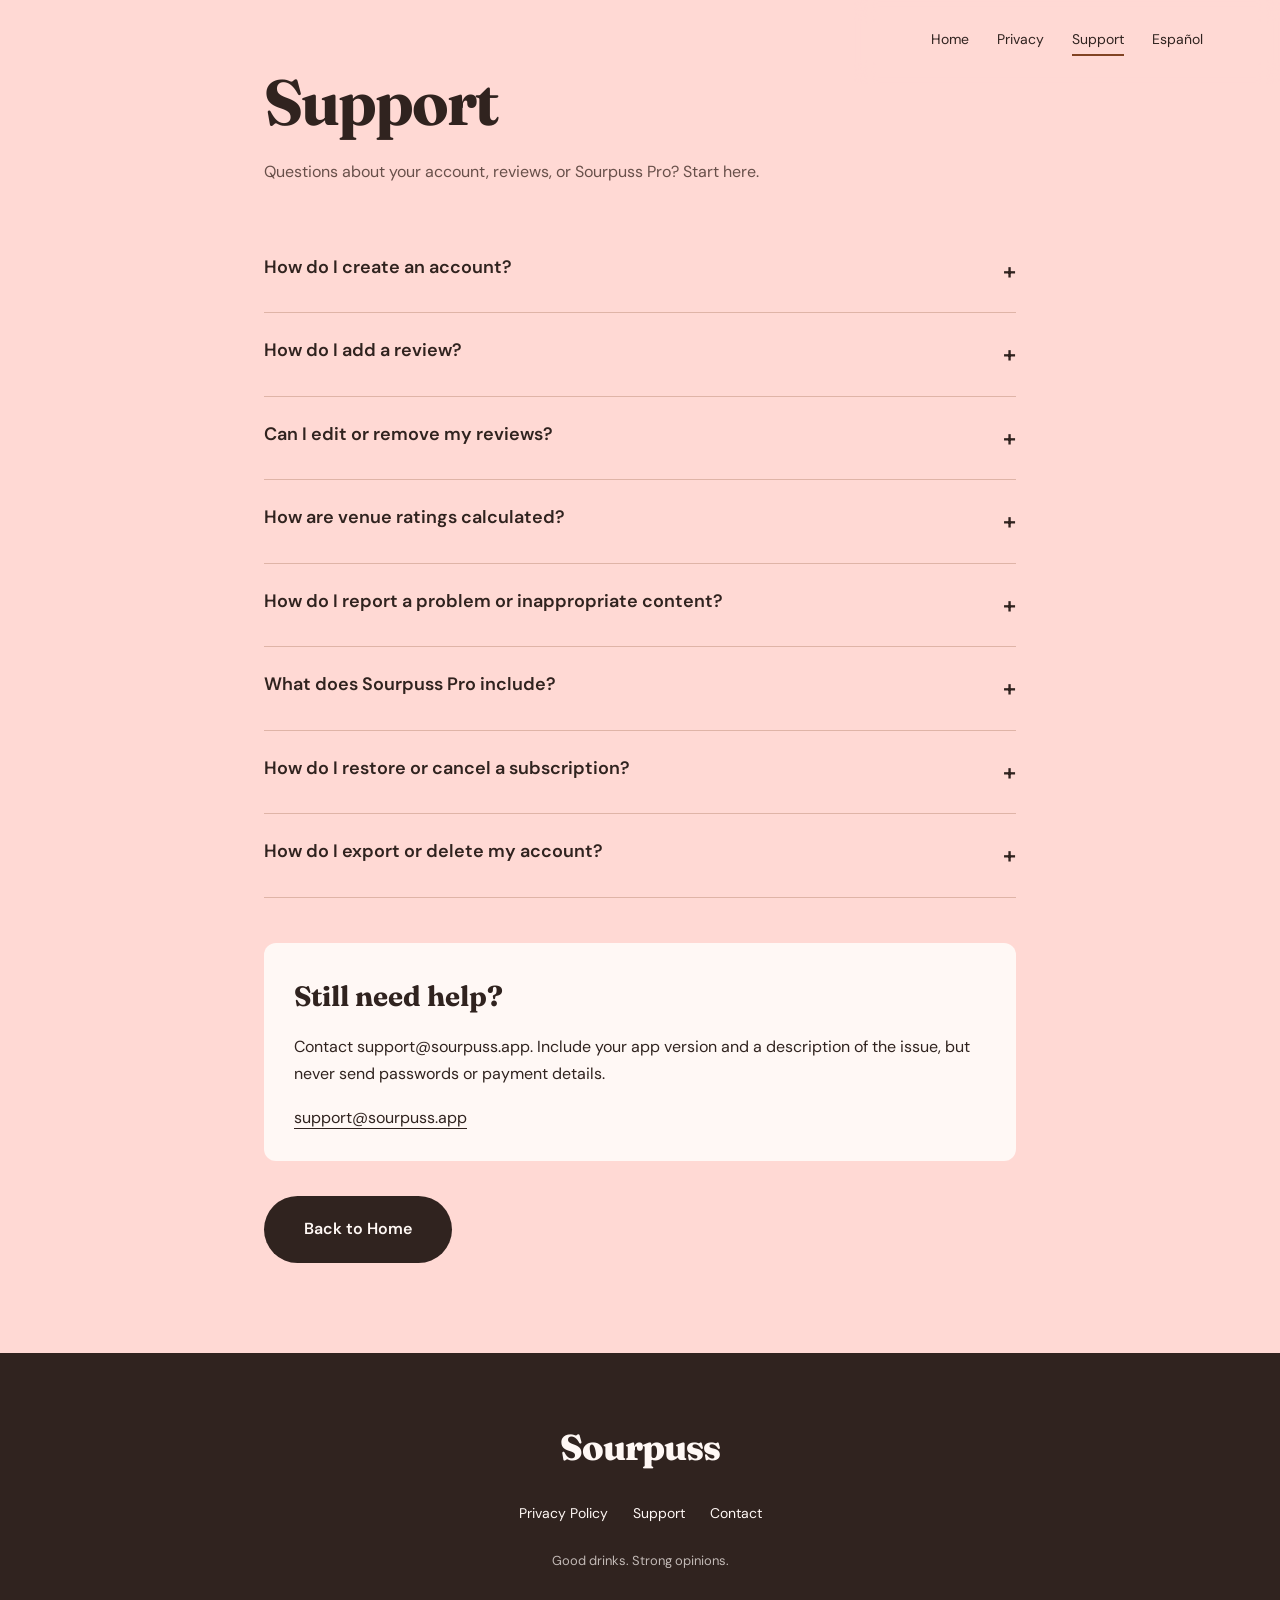
<file: support/index.html>
<!DOCTYPE html>
<html lang="en">
<head>
    <meta charset="UTF-8">
    <meta name="viewport" content="width=device-width, initial-scale=1.0">
    <title>Support — Sourpuss</title>
    <meta name="description" content="Questions about your account, reviews, or Sourpuss Pro? Start here.">
    
    <meta name="author" content="Sourpuss">
    <link rel="canonical" href="https://sourpuss.app/support/">
    <link rel="alternate" hreflang="en" href="https://sourpuss.app/support/">
    <link rel="alternate" hreflang="es" href="https://sourpuss.app/es/support/">
    <link rel="alternate" hreflang="x-default" href="https://sourpuss.app/support/">

    <!-- Favicon -->
    <link rel="icon" type="image/png" href="/logo.png">
    <link rel="apple-touch-icon" href="/logo.png">

    <!-- Open Graph / Facebook -->
    <meta property="og:type" content="website">
    <meta property="og:url" content="https://sourpuss.app/support/">
    <meta property="og:title" content="Support — Sourpuss">
    <meta property="og:description" content="Questions about your account, reviews, or Sourpuss Pro? Start here.">
    <meta property="og:image" content="https://sourpuss.app/og-image.png">
    

    <!-- Twitter -->
    <meta name="twitter:card" content="summary_large_image">
    <meta name="twitter:url" content="https://sourpuss.app/support/">
    <meta name="twitter:title" content="Support — Sourpuss">
    <meta name="twitter:description" content="Questions about your account, reviews, or Sourpuss Pro? Start here.">
    <meta name="twitter:image" content="https://sourpuss.app/og-image.png">

    <!-- Theme color -->
    <meta name="theme-color" content="#FFD9D4">
    

    <!-- Fonts -->
    <link rel="preconnect" href="https://fonts.googleapis.com">
    <link rel="preconnect" href="https://fonts.gstatic.com" crossorigin>
    <link href="https://fonts.googleapis.com/css2?family=Fraunces:ital,opsz,wght@0,9..144,300..900;1,9..144,300..900&family=DM+Sans:ital,opsz,wght@0,9..40,400;0,9..40,500;0,9..40,700;1,9..40,400&display=swap" rel="stylesheet">

    <!-- Styles -->
    <link rel="stylesheet" href="/styles.css?v=0b87e8c726">

    <!-- GoatCounter: cookieless pageviews, public dashboard -->
    <script data-goatcounter="https://sourpuss.goatcounter.com/count" async src="https://gc.zgo.at/count.js"></script>
</head>
<body class="page-support">
    <!-- Navigation -->
    <nav aria-label="Main navigation">
        <a href="/">Home</a>
        <a href="/privacy/">Privacy</a>
        <a href="/support/" class="active">Support</a>
        <a href="/es/support/" lang="es" class="language-switch">Español</a>
    </nav>

    <main>
        <div class="page-header">
            <h1>Support</h1>
            <p>Questions about your account, reviews, or Sourpuss Pro? Start here.</p>
        </div>

        <div class="faq-list">
            <div class="faq-item">
                <button class="faq-question">How do I create an account?</button>
                <div class="faq-answer">
                    <p>Open Sourpuss and choose an available sign-in method, such as email or Sign in with Apple. Follow the on-screen steps, then choose your username and account preferences. Public App Store availability will be announced on this website.</p>
                </div>
            </div>

            <div class="faq-item">
                <button class="faq-question">How do I add a review?</button>
                <div class="faq-answer">
                    <p>Open the Review tab, choose a place, and record your cocktail with a rating, notes, and optional photos. Check the selected catalog and visibility before submitting. Shared submissions may be held for moderation before publication; Settings shows pending submissions and lets you withdraw them.</p>
                </div>
            </div>

            <div class="faq-item">
                <button class="faq-question">Can I edit or remove my reviews?</button>
                <div class="faq-answer">
                    <p>Find your review on your profile and use its edit or remove action. Removing a review hides it from normal display; it is not the same as deleting your account, and an administrator may be able to restore it.</p>
                </div>
            </div>

            <div class="faq-item">
                <button class="faq-question">How are venue ratings calculated?</button>
                <div class="faq-answer">
                    <p>Venue ratings use eligible community reviews within the selected catalog. Coffee, food, and cocktail ratings are kept separate.</p>
                </div>
            </div>

            <div class="faq-item">
                <button class="faq-question">How do I report a problem or inappropriate content?</button>
                <div class="faq-answer">
                    <p>While signed in, use Report or block on a review, comment, event, or profile in a follow list. Choose a reason and send your report, or confirm a block. Manage blocked users in Settings. You can also email support@sourpuss.app with the relevant content and a description of the problem. Do not send passwords or payment-card details.</p>
                </div>
            </div>

            <div class="faq-item">
                <button class="faq-question">What does Sourpuss Pro include?</button>
                <div class="faq-answer">
                    <p>Sourpuss Pro is an optional auto-renewing subscription that unlocks a portable HTML journal of your reviews and events. Your full-record account JSON export remains free. The paywall shows the price and renewal terms before purchase.</p>
                </div>
            </div>

            <div class="faq-item">
                <button class="faq-question">How do I restore or cancel a subscription?</button>
                <div class="faq-answer">
                    <p>Use Restore Purchases in Sourpuss to restore access for the same store account. Use Manage Subscription to review or cancel renewal with Apple or Google. Deleting your Sourpuss account does not cancel store renewal.</p>
                </div>
            </div>

            <div class="faq-item">
                <button class="faq-question">How do I export or delete my account?</button>
                <div class="faq-answer">
                    <p>Open Settings from your profile to export your app data or request account deletion. If cleanup fails, follow the retry instructions or email support@sourpuss.app. Manage any subscription separately with your app store.</p>
                </div>
            </div>
        </div>

        <div class="contact-card">
            <h2>Still need help?</h2>
            <p>Contact support@sourpuss.app. Include your app version and a description of the issue, but never send passwords or payment details.</p>
            <a href="mailto:support@sourpuss.app" class="email-link">support@sourpuss.app</a>
        </div>

        <a href="/" class="back-link">Back to Home</a>
    </main>

    <!-- Footer -->
    <footer>
        <div class="footer-logo">Sourpuss</div>
        <div class="footer-links">
            <a href="/privacy">Privacy Policy</a>
            <a href="/support">Support</a>
            <a href="mailto:support@sourpuss.app">Contact</a>
        </div>
        <p class="footer-tagline">Good drinks. Strong opinions.</p>
    </footer>

    <!-- Config and App Scripts -->
    <script src="/config.js?v=b31050a5b2"></script>
    <script src="/toy-physics.js?v=4bb25e0918"></script>
    <script src="/app.js?v=6099ef9673"></script>
</body>
</html>
</file>
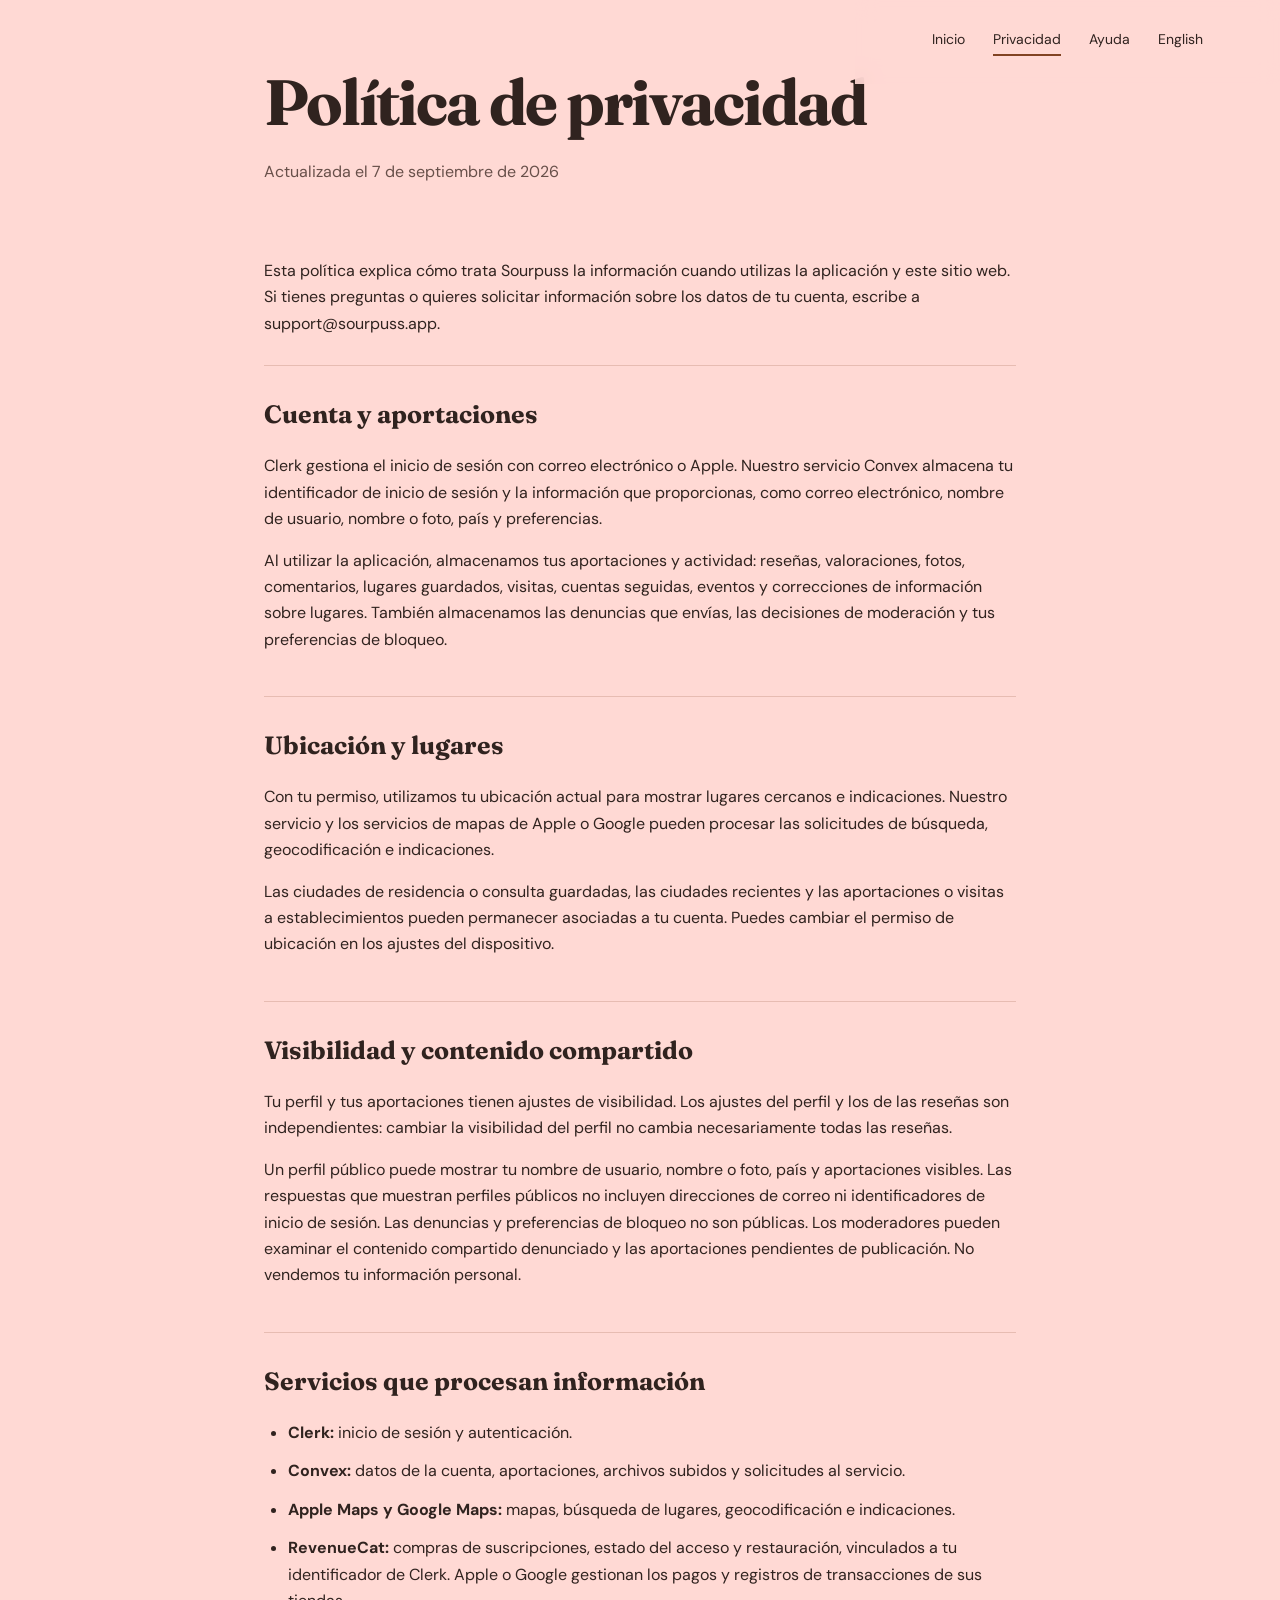
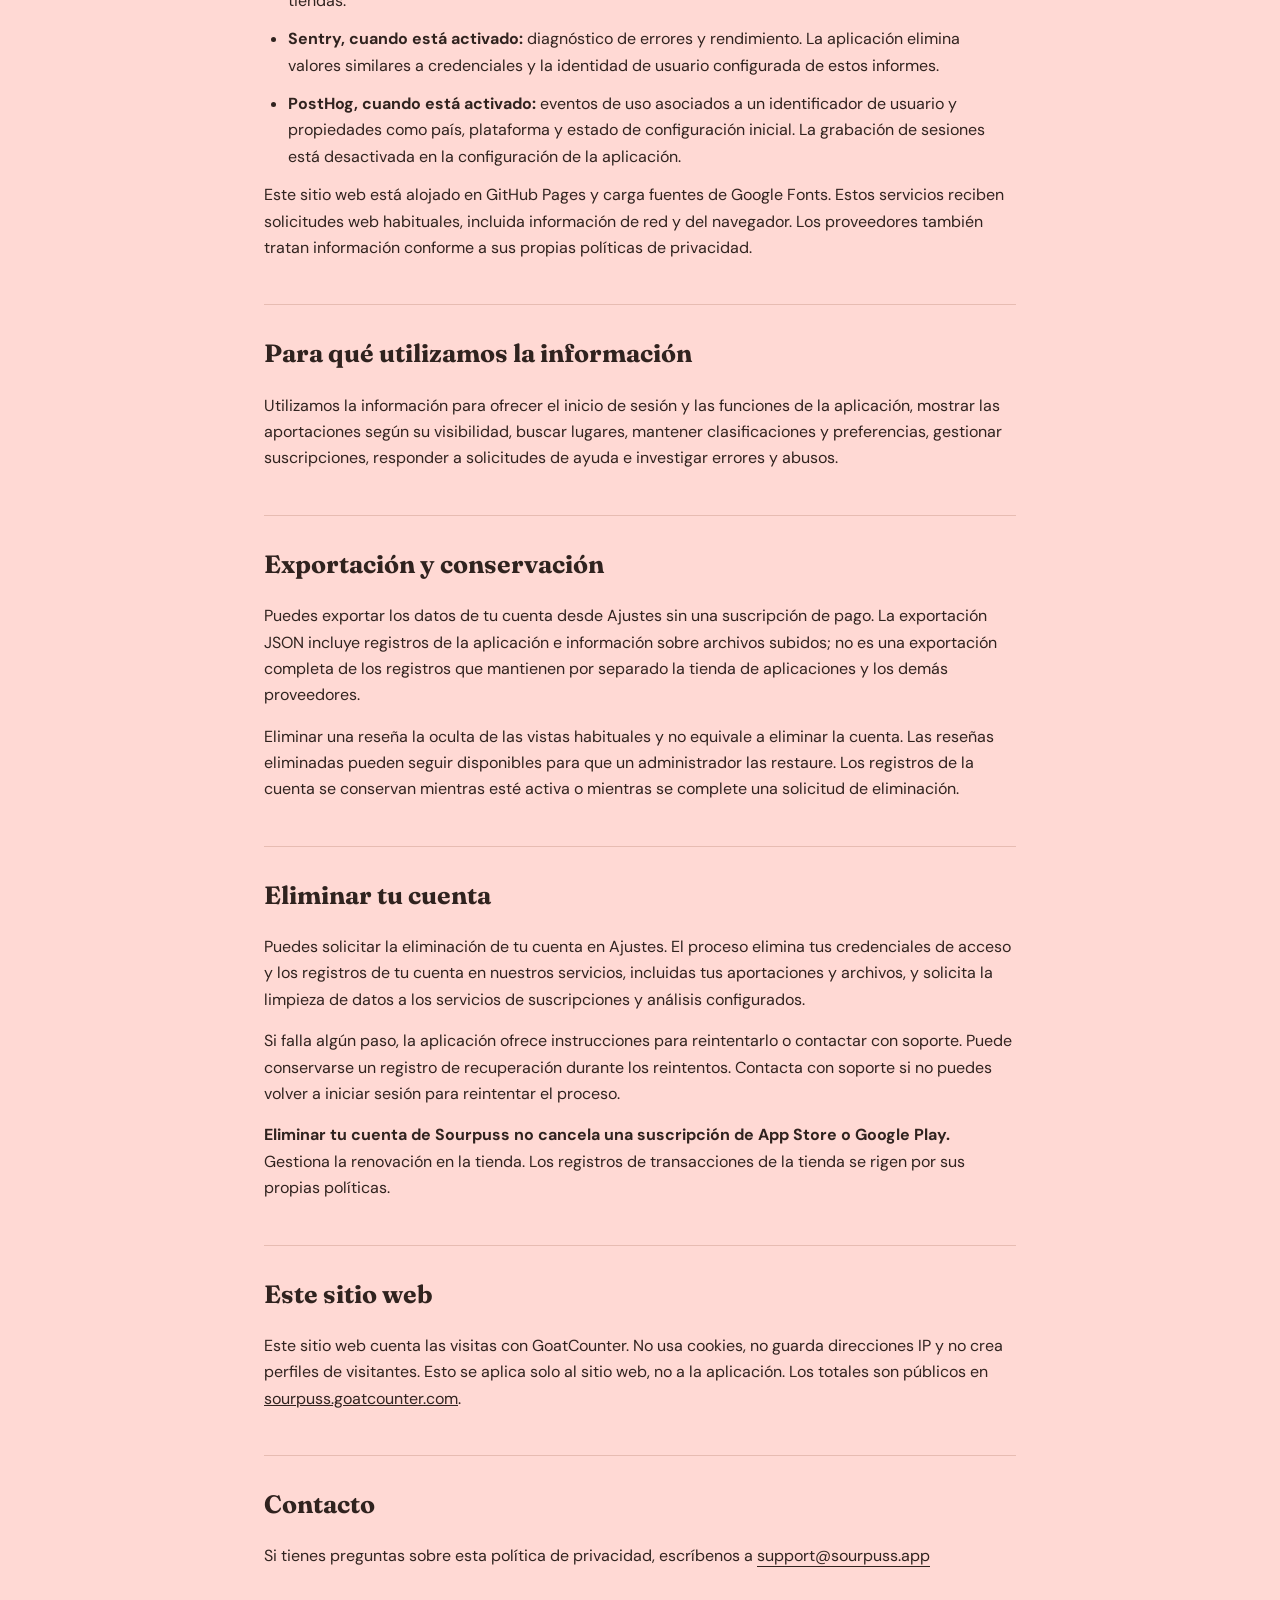
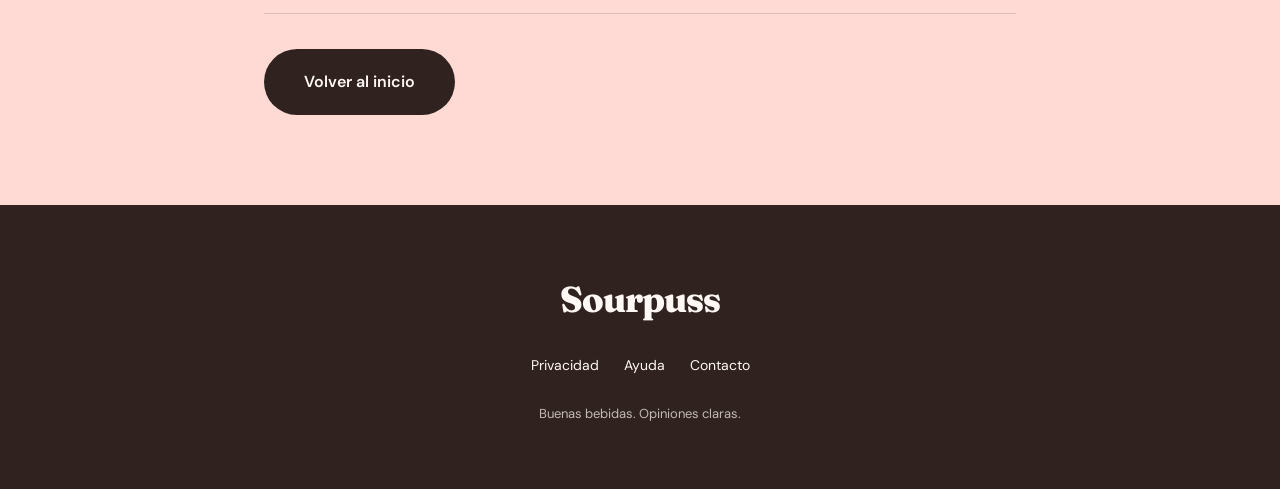
<file: es/privacy/index.html>
<!DOCTYPE html>
<html lang="es">
<head>
    <meta charset="UTF-8">
    <meta name="viewport" content="width=device-width, initial-scale=1.0">
    <title>Política de privacidad — Sourpuss</title>
    <meta name="description" content="Política de privacidad — Sourpuss">
    
    <meta name="author" content="Sourpuss">
    <link rel="canonical" href="https://sourpuss.app/es/privacy/">
    <link rel="alternate" hreflang="en" href="https://sourpuss.app/privacy/">
    <link rel="alternate" hreflang="es" href="https://sourpuss.app/es/privacy/">
    <link rel="alternate" hreflang="x-default" href="https://sourpuss.app/privacy/">

    <!-- Favicon -->
    <link rel="icon" type="image/png" href="/logo.png">
    <link rel="apple-touch-icon" href="/logo.png">

    <!-- Open Graph / Facebook -->
    <meta property="og:type" content="website">
    <meta property="og:url" content="https://sourpuss.app/es/privacy/">
    <meta property="og:title" content="Política de privacidad — Sourpuss">
    <meta property="og:description" content="Política de privacidad — Sourpuss">
    <meta property="og:image" content="https://sourpuss.app/og-image.png">
    

    <!-- Twitter -->
    <meta name="twitter:card" content="summary_large_image">
    <meta name="twitter:url" content="https://sourpuss.app/es/privacy/">
    <meta name="twitter:title" content="Política de privacidad — Sourpuss">
    <meta name="twitter:description" content="Política de privacidad — Sourpuss">
    <meta name="twitter:image" content="https://sourpuss.app/og-image.png">

    <!-- Theme color -->
    <meta name="theme-color" content="#FFD9D4">
    

    <!-- Fonts -->
    <link rel="preconnect" href="https://fonts.googleapis.com">
    <link rel="preconnect" href="https://fonts.gstatic.com" crossorigin>
    <link href="https://fonts.googleapis.com/css2?family=Fraunces:ital,opsz,wght@0,9..144,300..900;1,9..144,300..900&family=DM+Sans:ital,opsz,wght@0,9..40,400;0,9..40,500;0,9..40,700;1,9..40,400&display=swap" rel="stylesheet">

    <!-- Styles -->
    <link rel="stylesheet" href="/styles.css?v=0b87e8c726">

    <!-- GoatCounter: cookieless pageviews, public dashboard -->
    <script data-goatcounter="https://sourpuss.goatcounter.com/count" async src="https://gc.zgo.at/count.js"></script>
</head>
<body class="page-privacy">
    <!-- Navigation -->
    <nav aria-label="Navegación principal">
        <a href="/es/">Inicio</a>
        <a href="/es/privacy/" class="active">Privacidad</a>
        <a href="/es/support/">Ayuda</a>
        <a href="/privacy/" lang="en" class="language-switch">English</a>
    </nav>

    <main>
        <div class="page-header">
            <h1>Política de privacidad</h1>
            <span class="date">Actualizada el 7 de septiembre de 2026</span>
        </div>

        <div class="content-section">
            Esta política explica cómo trata Sourpuss la información cuando utilizas la aplicación y este sitio web. Si tienes preguntas o quieres solicitar información sobre los datos de tu cuenta, escribe a support@sourpuss.app.
        </div>

        <div class="content-section">
            <h2>Cuenta y aportaciones</h2>
            <p>Clerk gestiona el inicio de sesión con correo electrónico o Apple. Nuestro servicio Convex almacena tu identificador de inicio de sesión y la información que proporcionas, como correo electrónico, nombre de usuario, nombre o foto, país y preferencias.</p><p>Al utilizar la aplicación, almacenamos tus aportaciones y actividad: reseñas, valoraciones, fotos, comentarios, lugares guardados, visitas, cuentas seguidas, eventos y correcciones de información sobre lugares. También almacenamos las denuncias que envías, las decisiones de moderación y tus preferencias de bloqueo.</p>
        </div>

        <div class="content-section">
            <h2>Ubicación y lugares</h2>
            <p>Con tu permiso, utilizamos tu ubicación actual para mostrar lugares cercanos e indicaciones. Nuestro servicio y los servicios de mapas de Apple o Google pueden procesar las solicitudes de búsqueda, geocodificación e indicaciones.</p><p>Las ciudades de residencia o consulta guardadas, las ciudades recientes y las aportaciones o visitas a establecimientos pueden permanecer asociadas a tu cuenta. Puedes cambiar el permiso de ubicación en los ajustes del dispositivo.</p>
        </div>

        <div class="content-section">
            <h2>Visibilidad y contenido compartido</h2>
            <p>Tu perfil y tus aportaciones tienen ajustes de visibilidad. Los ajustes del perfil y los de las reseñas son independientes: cambiar la visibilidad del perfil no cambia necesariamente todas las reseñas.</p><p>Un perfil público puede mostrar tu nombre de usuario, nombre o foto, país y aportaciones visibles. Las respuestas que muestran perfiles públicos no incluyen direcciones de correo ni identificadores de inicio de sesión. Las denuncias y preferencias de bloqueo no son públicas. Los moderadores pueden examinar el contenido compartido denunciado y las aportaciones pendientes de publicación. No vendemos tu información personal.</p>
        </div>

        <div class="content-section">
            <h2>Servicios que procesan información</h2>
            <ul><li><strong>Clerk:</strong> inicio de sesión y autenticación.</li><li><strong>Convex:</strong> datos de la cuenta, aportaciones, archivos subidos y solicitudes al servicio.</li><li><strong>Apple Maps y Google Maps:</strong> mapas, búsqueda de lugares, geocodificación e indicaciones.</li><li><strong>RevenueCat:</strong> compras de suscripciones, estado del acceso y restauración, vinculados a tu identificador de Clerk. Apple o Google gestionan los pagos y registros de transacciones de sus tiendas.</li><li><strong>Sentry, cuando está activado:</strong> diagnóstico de errores y rendimiento. La aplicación elimina valores similares a credenciales y la identidad de usuario configurada de estos informes.</li><li><strong>PostHog, cuando está activado:</strong> eventos de uso asociados a un identificador de usuario y propiedades como país, plataforma y estado de configuración inicial. La grabación de sesiones está desactivada en la configuración de la aplicación.</li></ul><p>Este sitio web está alojado en GitHub Pages y carga fuentes de Google Fonts. Estos servicios reciben solicitudes web habituales, incluida información de red y del navegador. Los proveedores también tratan información conforme a sus propias políticas de privacidad.</p>
        </div>

        <div class="content-section">
            <h2>Para qué utilizamos la información</h2>
            <p>Utilizamos la información para ofrecer el inicio de sesión y las funciones de la aplicación, mostrar las aportaciones según su visibilidad, buscar lugares, mantener clasificaciones y preferencias, gestionar suscripciones, responder a solicitudes de ayuda e investigar errores y abusos.</p>
        </div>

        <div class="content-section">
            <h2>Exportación y conservación</h2>
            <p>Puedes exportar los datos de tu cuenta desde Ajustes sin una suscripción de pago. La exportación JSON incluye registros de la aplicación e información sobre archivos subidos; no es una exportación completa de los registros que mantienen por separado la tienda de aplicaciones y los demás proveedores.</p><p>Eliminar una reseña la oculta de las vistas habituales y no equivale a eliminar la cuenta. Las reseñas eliminadas pueden seguir disponibles para que un administrador las restaure. Los registros de la cuenta se conservan mientras esté activa o mientras se complete una solicitud de eliminación.</p>
        </div>

        <div class="content-section">
            <h2>Eliminar tu cuenta</h2>
            <p>Puedes solicitar la eliminación de tu cuenta en Ajustes. El proceso elimina tus credenciales de acceso y los registros de tu cuenta en nuestros servicios, incluidas tus aportaciones y archivos, y solicita la limpieza de datos a los servicios de suscripciones y análisis configurados.</p><p>Si falla algún paso, la aplicación ofrece instrucciones para reintentarlo o contactar con soporte. Puede conservarse un registro de recuperación durante los reintentos. Contacta con soporte si no puedes volver a iniciar sesión para reintentar el proceso.</p><p><strong>Eliminar tu cuenta de Sourpuss no cancela una suscripción de App Store o Google Play.</strong> Gestiona la renovación en la tienda. Los registros de transacciones de la tienda se rigen por sus propias políticas.</p>
        </div>

        <div class="content-section">
            <h2>Este sitio web</h2>
            <p>Este sitio web cuenta las visitas con GoatCounter. No usa cookies, no guarda direcciones IP y no crea perfiles de visitantes. Esto se aplica solo al sitio web, no a la aplicación. Los totales son públicos en <a href="https://sourpuss.goatcounter.com">sourpuss.goatcounter.com</a>.</p>
        </div>

        <div class="content-section">
            <h2>Contacto</h2>
            <p>Si tienes preguntas sobre esta política de privacidad, escríbenos a <a href="mailto:support@sourpuss.app" class="email-link">support@sourpuss.app</a></p>
        </div>

        <a href="/es/" class="back-link">Volver al inicio</a>
    </main>

    <!-- Footer -->
    <footer>
        <div class="footer-logo">Sourpuss</div>
        <div class="footer-links">
            <a href="/es/privacy/">Privacidad</a>
            <a href="/es/support/">Ayuda</a>
            <a href="mailto:support@sourpuss.app">Contacto</a>
        </div>
        <p class="footer-tagline">Buenas bebidas. Opiniones claras.</p>
    </footer>

    <!-- Config and App Scripts -->
    <script src="/config.js?v=b31050a5b2"></script>
    <script src="/toy-physics.js?v=4bb25e0918"></script>
    <script src="/app.js?v=6099ef9673"></script>
</body>
</html>
</file>
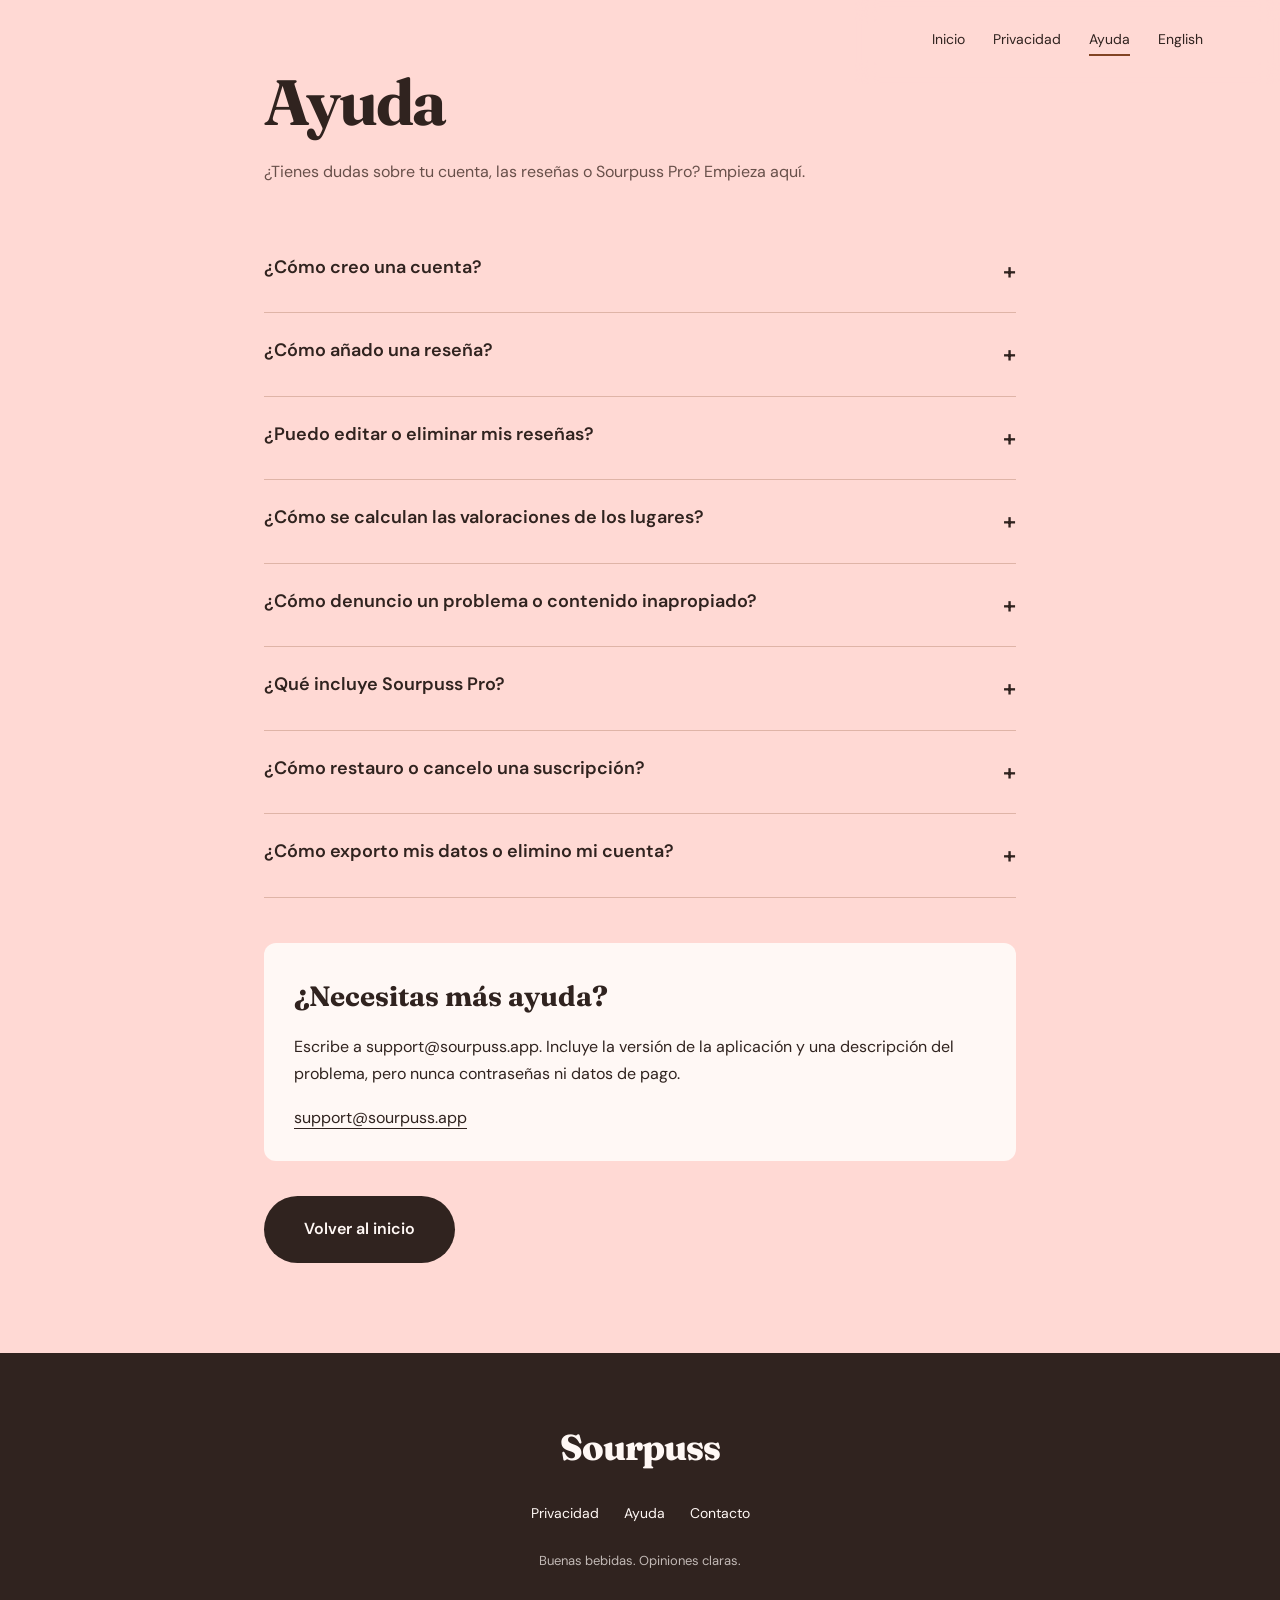
<file: es/support/index.html>
<!DOCTYPE html>
<html lang="es">
<head>
    <meta charset="UTF-8">
    <meta name="viewport" content="width=device-width, initial-scale=1.0">
    <title>Ayuda — Sourpuss</title>
    <meta name="description" content="¿Tienes dudas sobre tu cuenta, las reseñas o Sourpuss Pro? Empieza aquí.">
    
    <meta name="author" content="Sourpuss">
    <link rel="canonical" href="https://sourpuss.app/es/support/">
    <link rel="alternate" hreflang="en" href="https://sourpuss.app/support/">
    <link rel="alternate" hreflang="es" href="https://sourpuss.app/es/support/">
    <link rel="alternate" hreflang="x-default" href="https://sourpuss.app/support/">

    <!-- Favicon -->
    <link rel="icon" type="image/png" href="/logo.png">
    <link rel="apple-touch-icon" href="/logo.png">

    <!-- Open Graph / Facebook -->
    <meta property="og:type" content="website">
    <meta property="og:url" content="https://sourpuss.app/es/support/">
    <meta property="og:title" content="Ayuda — Sourpuss">
    <meta property="og:description" content="¿Tienes dudas sobre tu cuenta, las reseñas o Sourpuss Pro? Empieza aquí.">
    <meta property="og:image" content="https://sourpuss.app/og-image.png">
    

    <!-- Twitter -->
    <meta name="twitter:card" content="summary_large_image">
    <meta name="twitter:url" content="https://sourpuss.app/es/support/">
    <meta name="twitter:title" content="Ayuda — Sourpuss">
    <meta name="twitter:description" content="¿Tienes dudas sobre tu cuenta, las reseñas o Sourpuss Pro? Empieza aquí.">
    <meta name="twitter:image" content="https://sourpuss.app/og-image.png">

    <!-- Theme color -->
    <meta name="theme-color" content="#FFD9D4">
    

    <!-- Fonts -->
    <link rel="preconnect" href="https://fonts.googleapis.com">
    <link rel="preconnect" href="https://fonts.gstatic.com" crossorigin>
    <link href="https://fonts.googleapis.com/css2?family=Fraunces:ital,opsz,wght@0,9..144,300..900;1,9..144,300..900&family=DM+Sans:ital,opsz,wght@0,9..40,400;0,9..40,500;0,9..40,700;1,9..40,400&display=swap" rel="stylesheet">

    <!-- Styles -->
    <link rel="stylesheet" href="/styles.css?v=0b87e8c726">

    <!-- GoatCounter: cookieless pageviews, public dashboard -->
    <script data-goatcounter="https://sourpuss.goatcounter.com/count" async src="https://gc.zgo.at/count.js"></script>
</head>
<body class="page-support">
    <!-- Navigation -->
    <nav aria-label="Navegación principal">
        <a href="/es/">Inicio</a>
        <a href="/es/privacy/">Privacidad</a>
        <a href="/es/support/" class="active">Ayuda</a>
        <a href="/support/" lang="en" class="language-switch">English</a>
    </nav>

    <main>
        <div class="page-header">
            <h1>Ayuda</h1>
            <p>¿Tienes dudas sobre tu cuenta, las reseñas o Sourpuss Pro? Empieza aquí.</p>
        </div>

        <div class="faq-list">
            <div class="faq-item">
                <button class="faq-question">¿Cómo creo una cuenta?</button>
                <div class="faq-answer">
                    <p>Abre Sourpuss y elige un método disponible, como correo electrónico o Iniciar sesión con Apple. Sigue las instrucciones y elige tu nombre de usuario y preferencias. Anunciaremos en este sitio web la disponibilidad pública en App Store.</p>
                </div>
            </div>

            <div class="faq-item">
                <button class="faq-question">¿Cómo añado una reseña?</button>
                <div class="faq-answer">
                    <p>Abre la pestaña Reseña, elige un lugar y registra tu cóctel con una valoración, notas y fotos opcionales. Comprueba el catálogo y la visibilidad antes de enviarlo. Las aportaciones compartidas pueden quedar pendientes de moderación. En Ajustes puedes verlas y retirarlas.</p>
                </div>
            </div>

            <div class="faq-item">
                <button class="faq-question">¿Puedo editar o eliminar mis reseñas?</button>
                <div class="faq-answer">
                    <p>Busca la reseña en tu perfil y utiliza la opción de editar o eliminar. Eliminarla la oculta de las vistas habituales; no equivale a eliminar la cuenta y un administrador podría restaurarla.</p>
                </div>
            </div>

            <div class="faq-item">
                <button class="faq-question">¿Cómo se calculan las valoraciones de los lugares?</button>
                <div class="faq-answer">
                    <p>Las valoraciones utilizan las reseñas de la comunidad que cumplen los criterios del catálogo seleccionado. Las valoraciones de café, comida y cócteles se mantienen separadas.</p>
                </div>
            </div>

            <div class="faq-item">
                <button class="faq-question">¿Cómo denuncio un problema o contenido inapropiado?</button>
                <div class="faq-answer">
                    <p>Con la sesión iniciada, utiliza Denunciar o bloquear en una reseña, comentario, evento o perfil de una lista de seguidores. Elige un motivo y envía la denuncia, o confirma el bloqueo. Puedes gestionar las cuentas bloqueadas en Ajustes. También puedes escribir a support@sourpuss.app con el contenido y una descripción del problema. No envíes contraseñas ni datos de tarjetas.</p>
                </div>
            </div>

            <div class="faq-item">
                <button class="faq-question">¿Qué incluye Sourpuss Pro?</button>
                <div class="faq-answer">
                    <p>Sourpuss Pro es una suscripción opcional de renovación automática que permite exportar un diario HTML de tus reseñas y eventos. La exportación JSON de los registros de tu cuenta sigue siendo gratuita. La pantalla de suscripción muestra el precio y las condiciones de renovación antes de comprar.</p>
                </div>
            </div>

            <div class="faq-item">
                <button class="faq-question">¿Cómo restauro o cancelo una suscripción?</button>
                <div class="faq-answer">
                    <p>Utiliza Restaurar compras en Sourpuss para recuperar el acceso con la misma cuenta de la tienda. Utiliza Gestionar suscripción para consultar o cancelar la renovación con Apple o Google. Eliminar la cuenta de Sourpuss no cancela la renovación.</p>
                </div>
            </div>

            <div class="faq-item">
                <button class="faq-question">¿Cómo exporto mis datos o elimino mi cuenta?</button>
                <div class="faq-answer">
                    <p>Abre Ajustes desde tu perfil para exportar los datos de la aplicación o solicitar la eliminación de la cuenta. Si falla la limpieza, sigue las instrucciones para reintentarlo o escribe a support@sourpuss.app. Gestiona las suscripciones por separado en la tienda de aplicaciones.</p>
                </div>
            </div>
        </div>

        <div class="contact-card">
            <h2>¿Necesitas más ayuda?</h2>
            <p>Escribe a support@sourpuss.app. Incluye la versión de la aplicación y una descripción del problema, pero nunca contraseñas ni datos de pago.</p>
            <a href="mailto:support@sourpuss.app" class="email-link">support@sourpuss.app</a>
        </div>

        <a href="/es/" class="back-link">Volver al inicio</a>
    </main>

    <!-- Footer -->
    <footer>
        <div class="footer-logo">Sourpuss</div>
        <div class="footer-links">
            <a href="/es/privacy/">Privacidad</a>
            <a href="/es/support/">Ayuda</a>
            <a href="mailto:support@sourpuss.app">Contacto</a>
        </div>
        <p class="footer-tagline">Buenas bebidas. Opiniones claras.</p>
    </footer>

    <!-- Config and App Scripts -->
    <script src="/config.js?v=b31050a5b2"></script>
    <script src="/toy-physics.js?v=4bb25e0918"></script>
    <script src="/app.js?v=6099ef9673"></script>
</body>
</html>
</file>
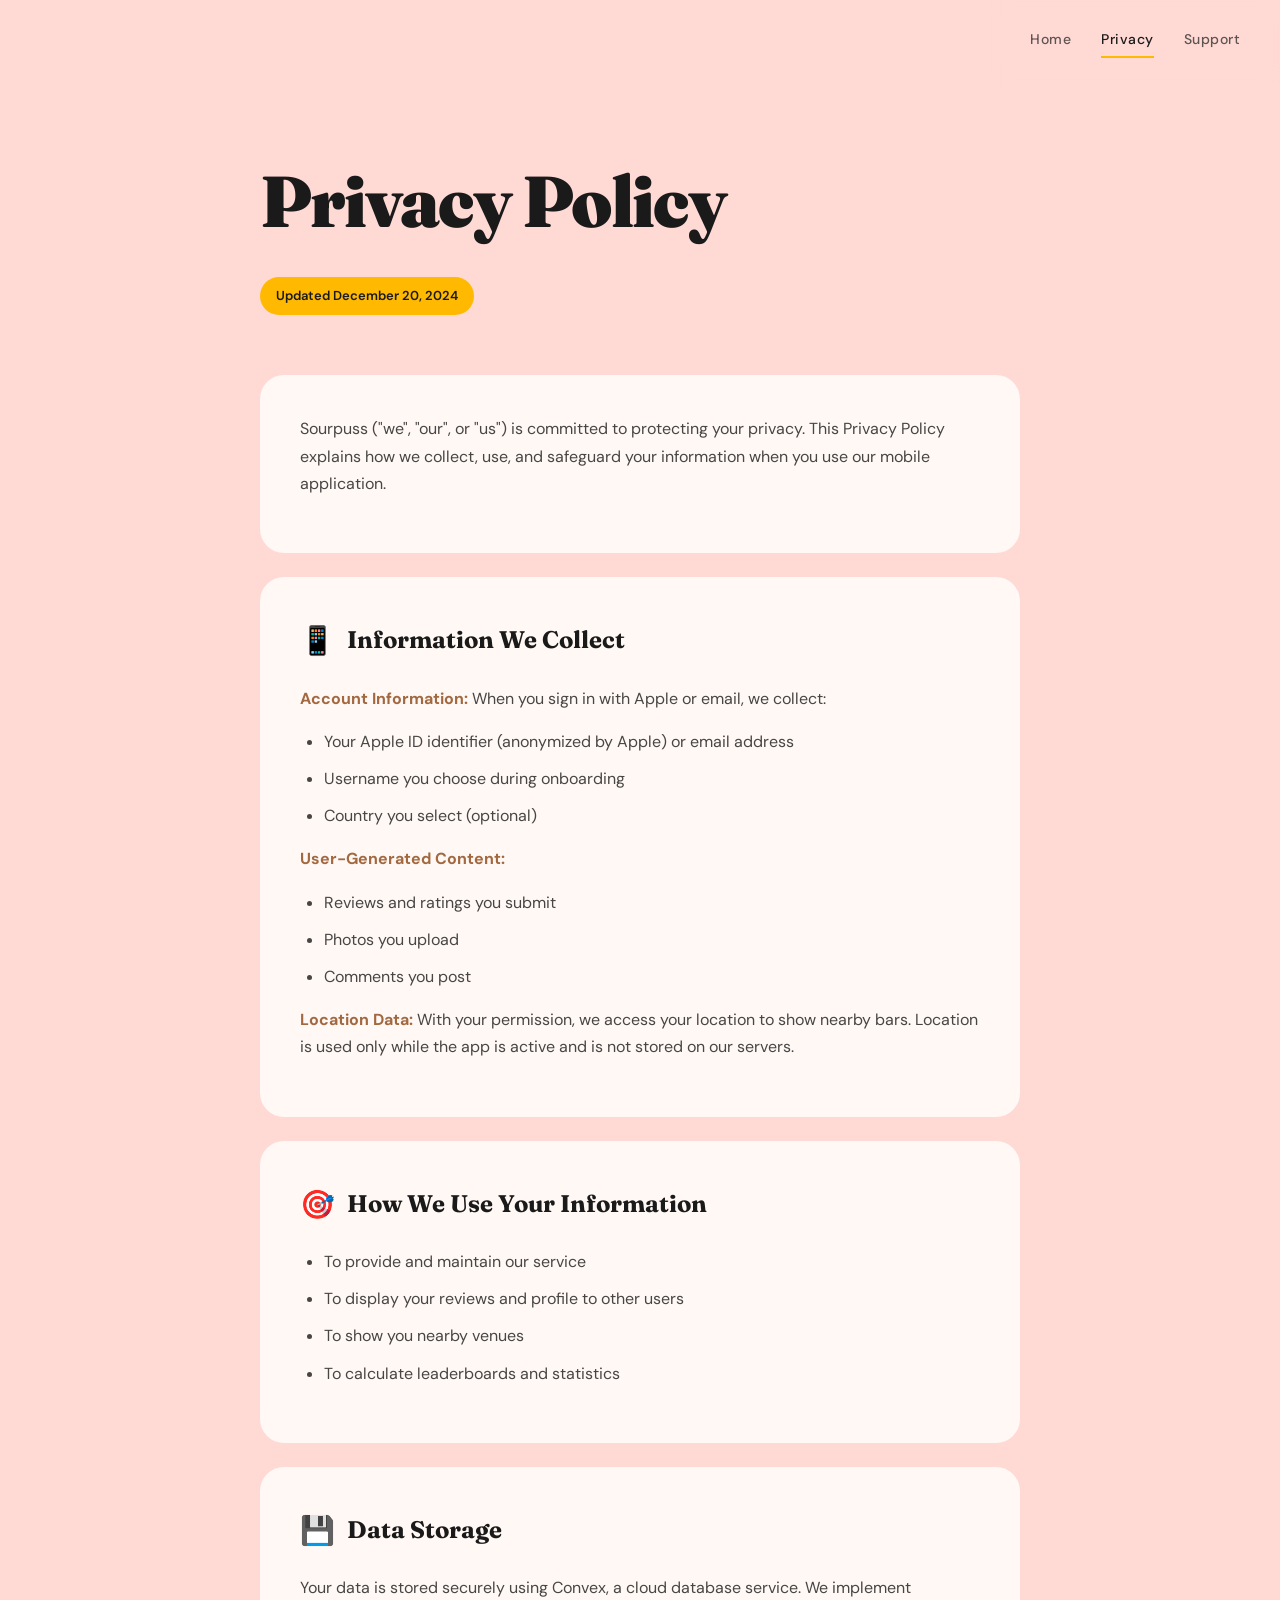
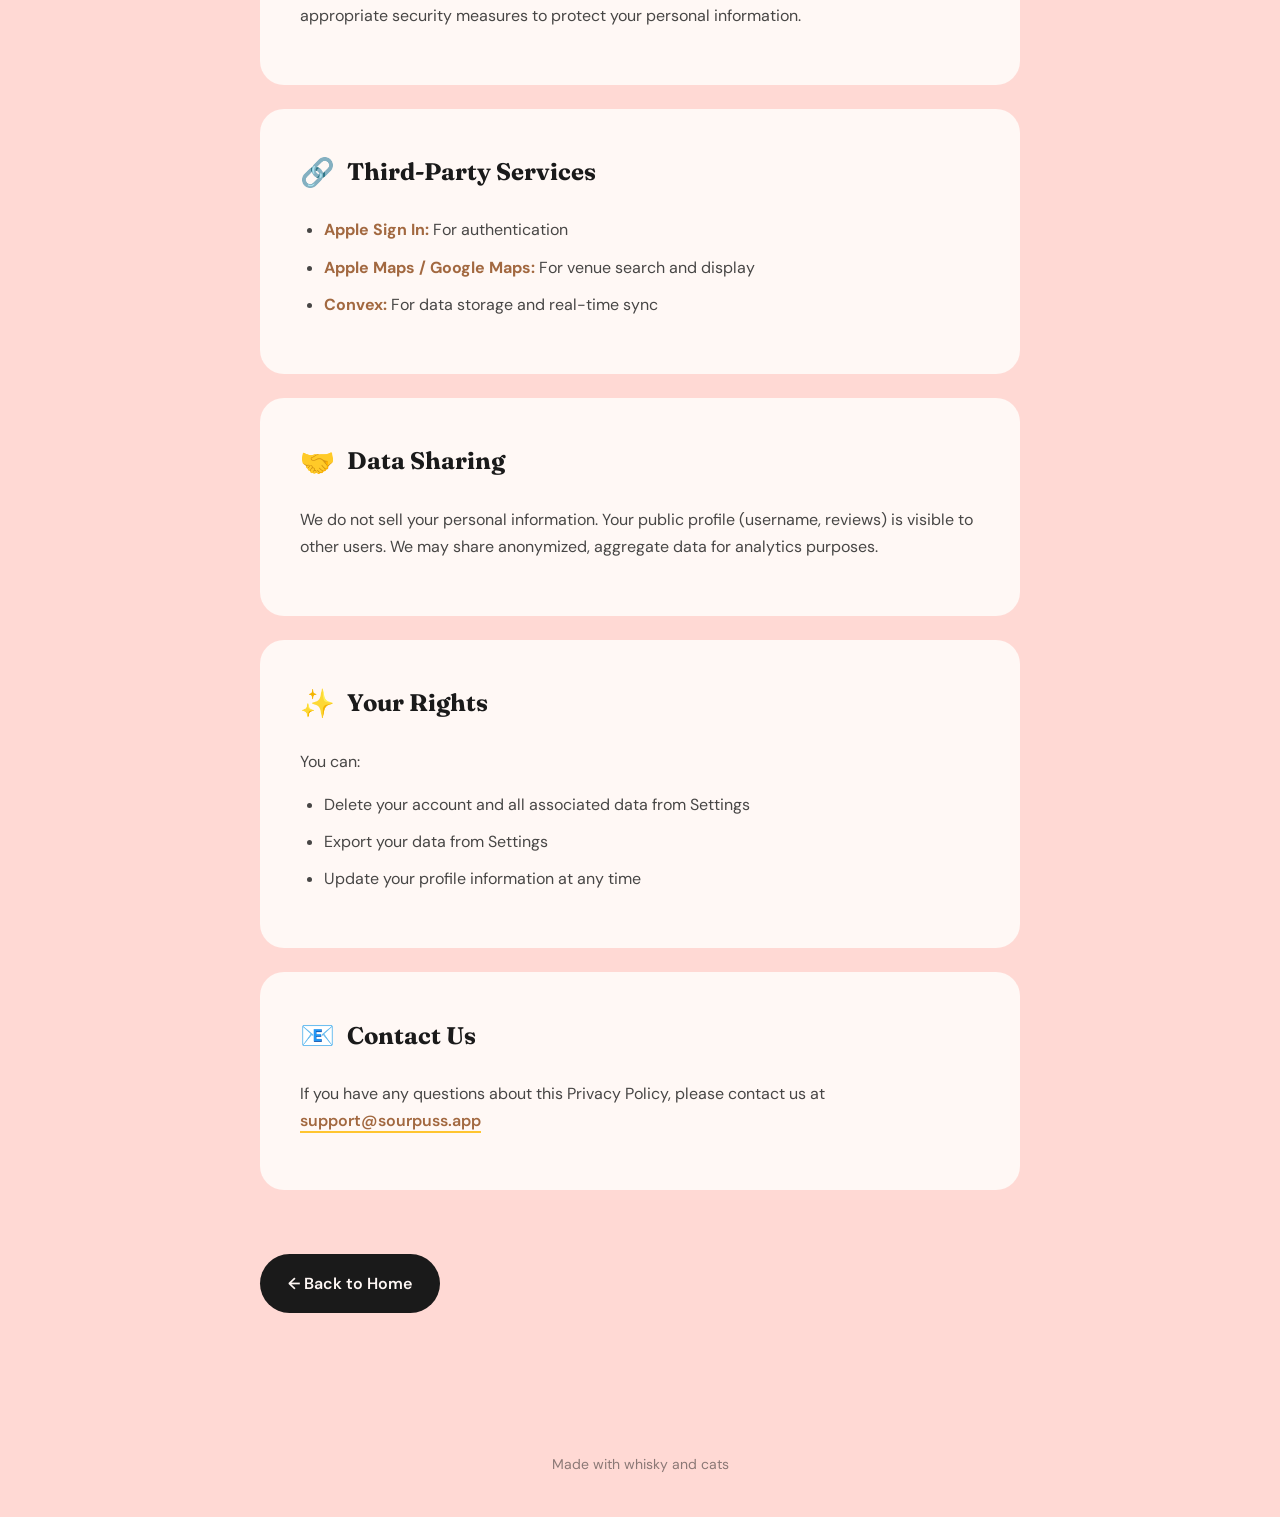
<file: privacy.html>
<!DOCTYPE html>
<html lang="en">
<head>
    <meta charset="UTF-8">
    <meta name="viewport" content="width=device-width, initial-scale=1.0">
    <title>Privacy Policy — Sourpuss</title>
    <link rel="preconnect" href="https://fonts.googleapis.com">
    <link rel="preconnect" href="https://fonts.gstatic.com" crossorigin>
    <link href="https://fonts.googleapis.com/css2?family=Fraunces:ital,opsz,wght@0,9..144,300..900;1,9..144,300..900&family=DM+Sans:ital,opsz,wght@0,9..40,400;0,9..40,500;0,9..40,700;1,9..40,400&display=swap" rel="stylesheet">
    <style>
        :root {
            --blush: #FFD9D4;
            --blush-light: #FFF0ED;
            --golden: #FFB900;
            --golden-dark: #E6A700;
            --ink: #1A1A1A;
            --whisky: #8B4513;
            --cream: #FFF8F5;
        }

        * { margin: 0; padding: 0; box-sizing: border-box; }
        html { scroll-behavior: smooth; }

        body {
            font-family: 'DM Sans', sans-serif;
            background: var(--blush);
            color: var(--ink);
            line-height: 1.7;
            cursor: url("data:image/svg+xml,%3Csvg xmlns='http://www.w3.org/2000/svg' width='24' height='24' viewBox='0 0 24 24'%3E%3Cellipse cx='5' cy='6' rx='2' ry='2.5' fill='%231A1A1A'/%3E%3Cellipse cx='10' cy='3' rx='2' ry='2.5' fill='%231A1A1A'/%3E%3Cellipse cx='14' cy='3' rx='2' ry='2.5' fill='%231A1A1A'/%3E%3Cellipse cx='19' cy='6' rx='2' ry='2.5' fill='%231A1A1A'/%3E%3Cellipse cx='12' cy='14' rx='6' ry='5' fill='%231A1A1A'/%3E%3C/svg%3E") 12 14, auto;
        }

        a, button {
            cursor: url("data:image/svg+xml,%3Csvg xmlns='http://www.w3.org/2000/svg' width='24' height='24' viewBox='0 0 24 24'%3E%3Cellipse cx='5' cy='6' rx='2' ry='2.5' fill='%23FFB900'/%3E%3Cellipse cx='10' cy='3' rx='2' ry='2.5' fill='%23FFB900'/%3E%3Cellipse cx='14' cy='3' rx='2' ry='2.5' fill='%23FFB900'/%3E%3Cellipse cx='19' cy='6' rx='2' ry='2.5' fill='%23FFB900'/%3E%3Cellipse cx='12' cy='14' rx='6' ry='5' fill='%23FFB900'/%3E%3C/svg%3E") 12 14, pointer;
        }

        /* Navigation */
        nav {
            position: fixed;
            top: 0;
            right: 0;
            padding: 28px 40px;
            z-index: 500;
            display: flex;
            gap: 30px;
            background: rgba(255, 217, 212, 0.9);
            backdrop-filter: blur(10px);
        }

        nav a {
            color: var(--ink);
            text-decoration: none;
            font-size: 14px;
            font-weight: 500;
            letter-spacing: 0.5px;
            opacity: 0.7;
            transition: opacity 0.3s, border-color 0.3s;
            padding-bottom: 4px;
            border-bottom: 2px solid transparent;
        }

        nav a:hover { opacity: 1; }

        nav a.active {
            opacity: 1;
            border-bottom-color: var(--golden);
        }

        /* Main content */
        main {
            max-width: 800px;
            margin: 0 auto;
            padding: 140px 20px 100px;
        }

        .page-header {
            margin-bottom: 60px;
        }

        .page-header h1 {
            font-family: 'Fraunces', serif;
            font-size: clamp(48px, 8vw, 72px);
            font-weight: 900;
            margin-bottom: 15px;
            letter-spacing: -2px;
        }

        .page-header .date {
            display: inline-block;
            background: var(--golden);
            padding: 8px 16px;
            border-radius: 100px;
            font-size: 13px;
            font-weight: 600;
        }

        .content-section {
            background: var(--cream);
            border-radius: 24px;
            padding: 40px;
            margin-bottom: 24px;
            transition: transform 0.3s;
        }

        .content-section:hover {
            transform: translateY(-4px);
        }

        .content-section h2 {
            font-family: 'Fraunces', serif;
            font-size: 24px;
            font-weight: 700;
            margin-bottom: 20px;
            display: flex;
            align-items: center;
            gap: 12px;
        }

        .content-section h2 .icon {
            font-size: 28px;
        }

        .content-section p {
            margin-bottom: 16px;
            opacity: 0.8;
        }

        .content-section ul {
            margin: 16px 0 16px 24px;
        }

        .content-section li {
            margin-bottom: 10px;
            opacity: 0.8;
        }

        .content-section strong {
            color: var(--whisky);
        }

        a.email-link {
            color: var(--whisky);
            text-decoration: none;
            font-weight: 600;
            border-bottom: 2px solid var(--golden);
            transition: border-color 0.3s;
        }

        a.email-link:hover {
            border-color: var(--whisky);
        }

        .back-link {
            display: inline-flex;
            align-items: center;
            gap: 8px;
            color: var(--ink);
            text-decoration: none;
            font-weight: 600;
            margin-top: 40px;
            padding: 16px 28px;
            background: var(--ink);
            color: var(--cream);
            border-radius: 100px;
            transition: transform 0.3s, box-shadow 0.3s;
        }

        .back-link:hover {
            transform: translateY(-2px);
            box-shadow: 0 10px 30px rgba(0,0,0,0.15);
        }

        /* Footer */
        footer {
            text-align: center;
            padding: 40px 20px;
            opacity: 0.5;
            font-size: 14px;
        }
    </style>
</head>
<body>
    <!-- Navigation -->
    <nav>
        <a href="index.html">Home</a>
        <a href="privacy.html" class="active">Privacy</a>
        <a href="support.html">Support</a>
    </nav>

    <main>
        <div class="page-header">
            <h1>Privacy Policy</h1>
            <span class="date">Updated December 20, 2024</span>
        </div>

        <div class="content-section">
            <p>Sourpuss ("we", "our", or "us") is committed to protecting your privacy. This Privacy Policy explains how we collect, use, and safeguard your information when you use our mobile application.</p>
        </div>

        <div class="content-section">
            <h2><span class="icon">📱</span> Information We Collect</h2>
            <p><strong>Account Information:</strong> When you sign in with Apple or email, we collect:</p>
            <ul>
                <li>Your Apple ID identifier (anonymized by Apple) or email address</li>
                <li>Username you choose during onboarding</li>
                <li>Country you select (optional)</li>
            </ul>
            <p><strong>User-Generated Content:</strong></p>
            <ul>
                <li>Reviews and ratings you submit</li>
                <li>Photos you upload</li>
                <li>Comments you post</li>
            </ul>
            <p><strong>Location Data:</strong> With your permission, we access your location to show nearby bars. Location is used only while the app is active and is not stored on our servers.</p>
        </div>

        <div class="content-section">
            <h2><span class="icon">🎯</span> How We Use Your Information</h2>
            <ul>
                <li>To provide and maintain our service</li>
                <li>To display your reviews and profile to other users</li>
                <li>To show you nearby venues</li>
                <li>To calculate leaderboards and statistics</li>
            </ul>
        </div>

        <div class="content-section">
            <h2><span class="icon">💾</span> Data Storage</h2>
            <p>Your data is stored securely using Convex, a cloud database service. We implement appropriate security measures to protect your personal information.</p>
        </div>

        <div class="content-section">
            <h2><span class="icon">🔗</span> Third-Party Services</h2>
            <ul>
                <li><strong>Apple Sign In:</strong> For authentication</li>
                <li><strong>Apple Maps / Google Maps:</strong> For venue search and display</li>
                <li><strong>Convex:</strong> For data storage and real-time sync</li>
            </ul>
        </div>

        <div class="content-section">
            <h2><span class="icon">🤝</span> Data Sharing</h2>
            <p>We do not sell your personal information. Your public profile (username, reviews) is visible to other users. We may share anonymized, aggregate data for analytics purposes.</p>
        </div>

        <div class="content-section">
            <h2><span class="icon">✨</span> Your Rights</h2>
            <p>You can:</p>
            <ul>
                <li>Delete your account and all associated data from Settings</li>
                <li>Export your data from Settings</li>
                <li>Update your profile information at any time</li>
            </ul>
        </div>

        <div class="content-section">
            <h2><span class="icon">📧</span> Contact Us</h2>
            <p>If you have any questions about this Privacy Policy, please contact us at <a href="mailto:support@sourpuss.app" class="email-link">support@sourpuss.app</a></p>
        </div>

        <a href="index.html" class="back-link">← Back to Home</a>
    </main>

    <footer>
        Made with whisky and cats
    </footer>
</body>
</html>
</file>
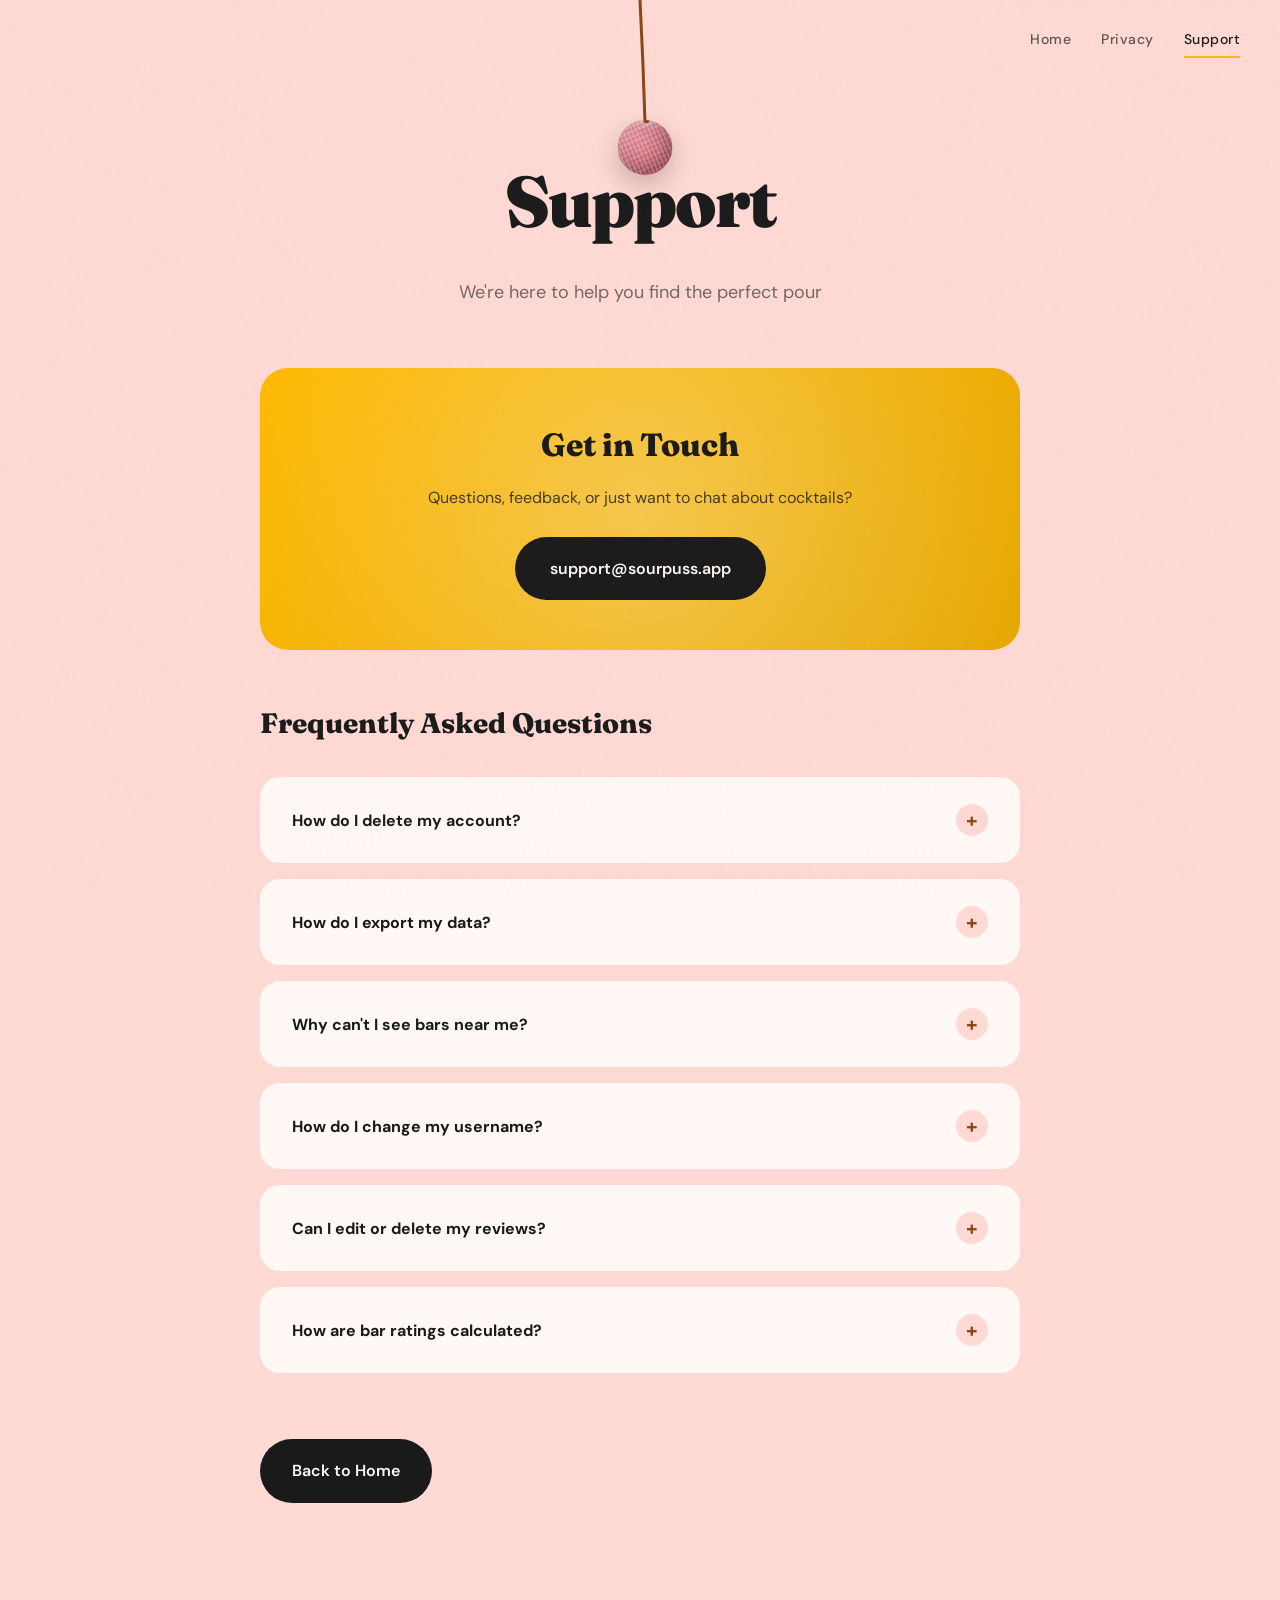
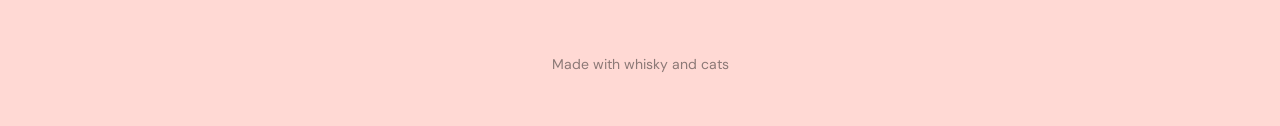
<file: support.html>
<!DOCTYPE html>
<html lang="en">
<head>
    <meta charset="UTF-8">
    <meta name="viewport" content="width=device-width, initial-scale=1.0">
    <title>Support — Sourpuss</title>
    <link rel="preconnect" href="https://fonts.googleapis.com">
    <link rel="preconnect" href="https://fonts.gstatic.com" crossorigin>
    <link href="https://fonts.googleapis.com/css2?family=Fraunces:ital,opsz,wght@0,9..144,300..900;1,9..144,300..900&family=DM+Sans:ital,opsz,wght@0,9..40,400;0,9..40,500;0,9..40,700;1,9..40,400&display=swap" rel="stylesheet">
    <style>
        :root {
            --blush: #FFD9D4;
            --blush-light: #FFF0ED;
            --golden: #FFB900;
            --golden-dark: #E6A700;
            --ink: #1A1A1A;
            --whisky: #8B4513;
            --cream: #FFF8F5;
        }

        * { margin: 0; padding: 0; box-sizing: border-box; }
        html { scroll-behavior: smooth; }

        body {
            font-family: 'DM Sans', sans-serif;
            background: var(--blush);
            color: var(--ink);
            line-height: 1.7;
            cursor: url("data:image/svg+xml,%3Csvg xmlns='http://www.w3.org/2000/svg' width='24' height='24' viewBox='0 0 24 24'%3E%3Cellipse cx='5' cy='6' rx='2' ry='2.5' fill='%231A1A1A'/%3E%3Cellipse cx='10' cy='3' rx='2' ry='2.5' fill='%231A1A1A'/%3E%3Cellipse cx='14' cy='3' rx='2' ry='2.5' fill='%231A1A1A'/%3E%3Cellipse cx='19' cy='6' rx='2' ry='2.5' fill='%231A1A1A'/%3E%3Cellipse cx='12' cy='14' rx='6' ry='5' fill='%231A1A1A'/%3E%3C/svg%3E") 12 14, auto;
        }

        a, button, .faq-question {
            cursor: url("data:image/svg+xml,%3Csvg xmlns='http://www.w3.org/2000/svg' width='24' height='24' viewBox='0 0 24 24'%3E%3Cellipse cx='5' cy='6' rx='2' ry='2.5' fill='%23FFB900'/%3E%3Cellipse cx='10' cy='3' rx='2' ry='2.5' fill='%23FFB900'/%3E%3Cellipse cx='14' cy='3' rx='2' ry='2.5' fill='%23FFB900'/%3E%3Cellipse cx='19' cy='6' rx='2' ry='2.5' fill='%23FFB900'/%3E%3Cellipse cx='12' cy='14' rx='6' ry='5' fill='%23FFB900'/%3E%3C/svg%3E") 12 14, pointer;
        }

        /* Noise texture overlay */
        body::before {
            content: '';
            position: fixed;
            top: 0;
            left: 0;
            width: 100%;
            height: 100%;
            background-image: url("data:image/svg+xml,%3Csvg viewBox='0 0 256 256' xmlns='http://www.w3.org/2000/svg'%3E%3Cfilter id='noise'%3E%3CfeTurbulence type='fractalNoise' baseFrequency='0.9' numOctaves='4' stitchTiles='stitch'/%3E%3C/filter%3E%3Crect width='100%25' height='100%25' filter='url(%23noise)'/%3E%3C/svg%3E");
            opacity: 0.03;
            pointer-events: none;
            z-index: 1000;
        }

        /* Cat toy ball of wool */
        .cat-toy {
            position: fixed;
            top: 0;
            left: 50%;
            transform: translateX(-50%);
            z-index: 100;
            pointer-events: none;
        }

        .cat-toy svg {
            width: 80px;
            height: 180px;
            overflow: visible;
        }

        .toy-string {
            fill: none;
            stroke: #8B4513;
            stroke-width: 3;
            stroke-linecap: round;
        }

        .toy-ball {
            width: 55px;
            height: 55px;
            background:
                radial-gradient(ellipse 100% 50% at 50% 0%, rgba(255,255,255,0.35) 0%, transparent 40%),
                radial-gradient(circle at 35% 35%, #E88D9C, #D4707F, #B84D5D);
            border-radius: 50%;
            position: absolute;
            top: 120px;
            left: 50%;
            transform: translateX(-50%);
            box-shadow:
                inset -6px -6px 16px rgba(0,0,0,0.25),
                inset 4px 4px 10px rgba(255,255,255,0.25),
                0 10px 25px rgba(0,0,0,0.2);
            overflow: hidden;
        }

        /* Connection point on ball */
        .toy-ball-connector {
            position: absolute;
            top: -3px;
            left: 50%;
            transform: translateX(-50%);
            width: 6px;
            height: 6px;
            background: #8B4513;
            border-radius: 50%;
        }

        /* Wool texture */
        .toy-ball::before {
            content: '';
            position: absolute;
            top: 0;
            left: 0;
            right: 0;
            bottom: 0;
            background:
                repeating-linear-gradient(
                    65deg,
                    transparent 0px,
                    transparent 2px,
                    rgba(255,255,255,0.2) 2px,
                    rgba(255,255,255,0.2) 4px
                ),
                repeating-linear-gradient(
                    -25deg,
                    transparent 0px,
                    transparent 3px,
                    rgba(0,0,0,0.1) 3px,
                    rgba(0,0,0,0.1) 5px
                );
            border-radius: 50%;
        }

        /* Loose yarn strand */
        .toy-ball::after {
            content: '';
            position: absolute;
            bottom: -14px;
            left: 45%;
            width: 2px;
            height: 18px;
            background: linear-gradient(to bottom, #B84D5D, #D4707F, transparent);
            transform: rotate(20deg);
            border-radius: 2px;
        }

        /* Navigation */
        nav {
            position: fixed;
            top: 0;
            right: 0;
            padding: 28px 40px;
            z-index: 500;
            display: flex;
            gap: 30px;
            background: rgba(255, 217, 212, 0.9);
            backdrop-filter: blur(10px);
        }

        nav a {
            color: var(--ink);
            text-decoration: none;
            font-size: 14px;
            font-weight: 500;
            letter-spacing: 0.5px;
            opacity: 0.7;
            transition: opacity 0.3s, border-color 0.3s;
            padding-bottom: 4px;
            border-bottom: 2px solid transparent;
        }

        nav a:hover { opacity: 1; }

        nav a.active {
            opacity: 1;
            border-bottom-color: var(--golden);
        }

        /* Main content */
        main {
            max-width: 800px;
            margin: 0 auto;
            padding: 140px 20px 100px;
        }

        .page-header {
            text-align: center;
            margin-bottom: 60px;
            animation: fadeInUp 0.6s ease-out;
        }

        .page-header h1 {
            font-family: 'Fraunces', serif;
            font-size: clamp(48px, 8vw, 72px);
            font-weight: 900;
            margin-bottom: 15px;
            letter-spacing: -2px;
        }

        .page-header p {
            font-size: 18px;
            opacity: 0.6;
        }

        /* Contact card */
        .contact-card {
            background: linear-gradient(135deg, var(--golden) 0%, var(--golden-dark) 100%);
            border-radius: 28px;
            padding: 50px 40px;
            margin-bottom: 50px;
            text-align: center;
            position: relative;
            overflow: hidden;
            animation: fadeInUp 0.6s ease-out 0.1s both;
        }

        .contact-card::before {
            content: '';
            position: absolute;
            top: -50%;
            left: -50%;
            width: 200%;
            height: 200%;
            background: radial-gradient(circle, rgba(255,255,255,0.3) 0%, transparent 50%);
            animation: shimmer 3s ease-in-out infinite;
        }

        @keyframes shimmer {
            0%, 100% { transform: translate(0, 0); }
            50% { transform: translate(30%, 30%); }
        }

        .contact-card h2 {
            font-family: 'Fraunces', serif;
            font-size: 32px;
            font-weight: 800;
            margin-bottom: 12px;
            position: relative;
            z-index: 1;
        }

        .contact-card p {
            font-size: 16px;
            opacity: 0.8;
            margin-bottom: 25px;
            position: relative;
            z-index: 1;
        }

        .contact-button {
            display: inline-flex;
            align-items: center;
            gap: 10px;
            background: var(--ink);
            color: var(--cream);
            padding: 18px 35px;
            border-radius: 100px;
            text-decoration: none;
            font-weight: 600;
            font-size: 16px;
            position: relative;
            z-index: 1;
            transition: transform 0.4s cubic-bezier(0.175, 0.885, 0.32, 1.275), box-shadow 0.4s;
        }

        .contact-button:hover {
            transform: translateY(-3px) scale(1.02);
            box-shadow: 0 15px 35px rgba(0,0,0,0.2);
        }

        /* FAQ Section */
        .faq-section h2 {
            font-family: 'Fraunces', serif;
            font-size: 28px;
            font-weight: 800;
            margin-bottom: 30px;
            animation: fadeInUp 0.6s ease-out 0.2s both;
        }

        .faq-item {
            background: var(--cream);
            border-radius: 20px;
            margin-bottom: 16px;
            overflow: hidden;
            transition: all 0.4s cubic-bezier(0.175, 0.885, 0.32, 1.275);
            border: 2px solid transparent;
            animation: fadeInUp 0.6s ease-out both;
        }

        .faq-item:nth-child(2) { animation-delay: 0.25s; }
        .faq-item:nth-child(3) { animation-delay: 0.3s; }
        .faq-item:nth-child(4) { animation-delay: 0.35s; }
        .faq-item:nth-child(5) { animation-delay: 0.4s; }
        .faq-item:nth-child(6) { animation-delay: 0.45s; }
        .faq-item:nth-child(7) { animation-delay: 0.5s; }

        .faq-item:hover {
            transform: translateY(-4px);
            border-color: var(--golden);
            box-shadow: 0 15px 40px rgba(139, 69, 19, 0.1);
        }

        .faq-question {
            padding: 25px 30px;
            font-weight: 700;
            font-size: 16px;
            cursor: pointer;
            display: flex;
            justify-content: space-between;
            align-items: center;
            transition: background 0.3s;
        }

        .faq-question:hover {
            background: rgba(255, 185, 0, 0.1);
        }

        .faq-icon {
            width: 32px;
            height: 32px;
            background: var(--blush);
            border-radius: 50%;
            display: flex;
            align-items: center;
            justify-content: center;
            font-size: 20px;
            font-weight: 700;
            color: var(--whisky);
            transition: transform 0.4s, background 0.4s;
        }

        .faq-item.open .faq-icon {
            transform: rotate(45deg);
            background: var(--golden);
        }

        .faq-answer {
            max-height: 0;
            overflow: hidden;
            transition: max-height 0.4s ease-out;
            background: linear-gradient(to bottom, rgba(255,185,0,0.05), transparent);
        }

        .faq-item.open .faq-answer {
            max-height: 300px;
        }

        .faq-answer p {
            padding: 0 30px 25px;
            color: var(--ink);
            opacity: 0.8;
            font-size: 15px;
            line-height: 1.8;
        }

        .back-link {
            display: inline-flex;
            align-items: center;
            gap: 8px;
            color: var(--ink);
            text-decoration: none;
            font-weight: 600;
            margin-top: 50px;
            padding: 18px 32px;
            background: var(--ink);
            color: var(--cream);
            border-radius: 100px;
            transition: transform 0.4s cubic-bezier(0.175, 0.885, 0.32, 1.275), box-shadow 0.4s;
            animation: fadeInUp 0.6s ease-out 0.55s both;
        }

        .back-link:hover {
            transform: translateY(-3px);
            box-shadow: 0 15px 35px rgba(0,0,0,0.15);
        }

        /* Footer */
        footer {
            text-align: center;
            padding: 50px 20px;
            opacity: 0.5;
            font-size: 14px;
        }

        @keyframes fadeInUp {
            from {
                opacity: 0;
                transform: translateY(30px);
            }
            to {
                opacity: 1;
                transform: translateY(0);
            }
        }

        @media (max-width: 768px) {
            nav {
                padding: 20px;
                gap: 20px;
            }

            .cat-toy svg {
                width: 60px;
                height: 140px;
            }

            .toy-ball {
                width: 45px;
                height: 45px;
                top: 95px;
            }

            main {
                padding: 120px 20px 80px;
            }

            .contact-card {
                padding: 40px 25px;
            }

            .faq-question {
                padding: 20px;
            }

            .faq-answer p {
                padding: 0 20px 20px;
            }
        }
    </style>
</head>
<body>
    <!-- Cat Toy Ball of Wool -->
    <div class="cat-toy" id="catToy">
        <svg viewBox="0 0 80 180" preserveAspectRatio="xMidYMin meet">
            <path class="toy-string" d="M 40 0 Q 40 60 40 120"/>
        </svg>
        <div class="toy-ball">
            <div class="toy-ball-connector"></div>
        </div>
    </div>

    <!-- Navigation -->
    <nav>
        <a href="index.html">Home</a>
        <a href="privacy.html">Privacy</a>
        <a href="support.html" class="active">Support</a>
    </nav>

    <main>
        <div class="page-header">
            <h1>Support</h1>
            <p>We're here to help you find the perfect pour</p>
        </div>

        <div class="contact-card">
            <h2>Get in Touch</h2>
            <p>Questions, feedback, or just want to chat about cocktails?</p>
            <a href="mailto:support@sourpuss.app" class="contact-button">
                <span>support@sourpuss.app</span>
            </a>
        </div>

        <div class="faq-section">
            <h2>Frequently Asked Questions</h2>

            <div class="faq-item">
                <div class="faq-question">
                    <span>How do I delete my account?</span>
                    <div class="faq-icon">+</div>
                </div>
                <div class="faq-answer">
                    <p>Go to Profile, then tap Settings and select Delete Account. This will permanently remove your account and all associated data including reviews, favorites, and profile information.</p>
                </div>
            </div>

            <div class="faq-item">
                <div class="faq-question">
                    <span>How do I export my data?</span>
                    <div class="faq-icon">+</div>
                </div>
                <div class="faq-answer">
                    <p>Navigate to Profile, then Settings and tap Export Data. You'll receive a file containing all your reviews, favorites, and account information in a portable format.</p>
                </div>
            </div>

            <div class="faq-item">
                <div class="faq-question">
                    <span>Why can't I see bars near me?</span>
                    <div class="faq-icon">+</div>
                </div>
                <div class="faq-answer">
                    <p>Make sure you've granted location permissions to Sourpuss. Go to your device's Settings app, find Sourpuss, tap Location, and select "While Using the App" to enable nearby bar discovery.</p>
                </div>
            </div>

            <div class="faq-item">
                <div class="faq-question">
                    <span>How do I change my username?</span>
                    <div class="faq-icon">+</div>
                </div>
                <div class="faq-answer">
                    <p>Head to Profile, then Settings, and tap Edit Profile. From there you can update your username and other profile details.</p>
                </div>
            </div>

            <div class="faq-item">
                <div class="faq-question">
                    <span>Can I edit or delete my reviews?</span>
                    <div class="faq-icon">+</div>
                </div>
                <div class="faq-answer">
                    <p>Absolutely! Tap on any of your reviews to open the detail view, then tap the Edit button to modify your rating, notes, or photos. You can also delete the review entirely from this screen.</p>
                </div>
            </div>

            <div class="faq-item">
                <div class="faq-question">
                    <span>How are bar ratings calculated?</span>
                    <div class="faq-icon">+</div>
                </div>
                <div class="faq-answer">
                    <p>Bar ratings are the average of all user reviews for that venue. The more reviews a bar receives, the more accurate and representative its rating becomes. Your reviews help the whole community!</p>
                </div>
            </div>
        </div>

        <a href="index.html" class="back-link">Back to Home</a>
    </main>

    <footer>
        Made with whisky and cats
    </footer>

    <script>
        // FAQ accordion
        document.querySelectorAll('.faq-question').forEach(question => {
            question.addEventListener('click', () => {
                const item = question.parentElement;
                const wasOpen = item.classList.contains('open');

                // Close all items
                document.querySelectorAll('.faq-item').forEach(i => i.classList.remove('open'));

                // Open clicked item if it wasn't already open
                if (!wasOpen) {
                    item.classList.add('open');
                }
            });
        });

        // Cat toy interaction with dynamic string
        const catToy = document.getElementById('catToy');
        const toyString = catToy.querySelector('.toy-string');
        const toyBall = catToy.querySelector('.toy-ball');
        let isSwinging = false;
        let swingPhase = 0;
        let swingVelocity = 0;
        let animationFrame;

        function updateString(offset) {
            // String curves and ends where ball top is
            const controlX = 40 + offset * 0.5;
            const endX = 40 + offset * 0.8;
            toyString.setAttribute('d', `M 40 0 Q ${controlX} 60 ${endX} 120`);
            // Ball moves with string end
            toyBall.style.left = `calc(50% + ${offset * 0.8}px)`;
            toyBall.style.transform = `translateX(-50%) rotate(${offset * 0.3}deg)`;
        }

        function animateSwing() {
            if (Math.abs(swingVelocity) < 0.1 && Math.abs(swingPhase) < 0.5) {
                swingPhase = 0;
                swingVelocity = 0;
                updateString(0);
                isSwinging = false;
                return;
            }
            swingVelocity += -swingPhase * 0.08;
            swingVelocity *= 0.96;
            swingPhase += swingVelocity;
            updateString(swingPhase);
            animationFrame = requestAnimationFrame(animateSwing);
        }

        function triggerSwing(direction = 1) {
            if (isSwinging) return;
            isSwinging = true;
            swingVelocity = direction * 6;
            cancelAnimationFrame(animationFrame);
            animateSwing();
        }

        document.addEventListener('mousemove', (e) => {
            const rect = catToy.getBoundingClientRect();
            const ballCenterX = rect.left + rect.width / 2;
            const ballCenterY = rect.top + 145;
            const distance = Math.sqrt(Math.pow(e.clientX - ballCenterX, 2) + Math.pow(e.clientY - ballCenterY, 2));
            if (distance < 100 && !isSwinging) {
                const direction = e.clientX > ballCenterX ? -1 : 1;
                triggerSwing(direction);
            }
        });

        setTimeout(() => triggerSwing(1), 600);
    </script>
</body>
</html>
</file>
<file: styles.css>
:root { --blush:#FFD9D4; --blush-light:#FFF0ED; --golden:#FFB900; --ink:#30231F; --whisky:#814322; --cream:#FFF8F5; }
* { box-sizing:border-box; margin:0; padding:0; }
html { scroll-behavior:smooth; scroll-padding-top:90px; }
body { font-family:'DM Sans',sans-serif; color:var(--ink); background:var(--blush); line-height:1.65; }
a { color:inherit; }
button,a { -webkit-tap-highlight-color:transparent; }
button { cursor:pointer; }
:focus-visible { outline:3px solid var(--whisky); outline-offset:6px; }
nav { display:flex; justify-content:flex-end; gap:28px; padding:28px max(6vw,24px); }
nav a { font-size:14px; text-decoration:none; padding-bottom:3px; }
nav a.active,nav a:hover { border-bottom:2px solid var(--whisky); }
h1,h2,h3,.footer-logo { font-family:'Fraunces',serif; }
.hero { min-height:100vh; display:flex; flex-direction:column; justify-content:center; align-items:center; padding:220px 20px 100px; text-align:center; }
.hero-content { max-width:900px; }
.hero-logo { width:120px; height:auto; margin-bottom:30px; filter:drop-shadow(0 8px 20px #00000019); }
.hero h1 { font-size:clamp(72px,15vw,160px); font-weight:900; line-height:.9; letter-spacing:-4px; margin-bottom:30px; }
.hero h1 .highlight { color:var(--whisky); font-style:italic; position:relative; display:inline-block; }
.hero h1 .highlight::after { content:''; position:absolute; bottom:10px; left:0; width:100%; height:20px; background:var(--golden); z-index:-1; transform:skewX(-5deg); opacity:.6; }
.tagline { font-size:clamp(18px,2.5vw,24px); max-width:500px; margin:0 auto 35px; line-height:1.6; color:#68504A; }
.cta-button,.back-link { display:inline-block; background:var(--ink); color:var(--cream); text-decoration:none; padding:20px 40px; border-radius:100px; font-weight:600; }
.cta-button:hover,.back-link:hover { background:var(--whisky); }
.availability { font-size:13px; margin-top:14px; color:#68504A; }
.cat-toy { width:320px; height:220px; position:fixed; top:0; left:50%; transform:translateX(-50%); z-index:100; pointer-events:none; }
.cat-toy svg { width:100%; height:100%; overflow:visible; }
.toy-string { fill:none; stroke:var(--whisky); stroke-width:3; stroke-linecap:round; }
.toy-ball { position:absolute; width:65px; height:65px; border:0; border-radius:50%; pointer-events:none; background:radial-gradient(circle at 30% 25%,#E88D9C,#D4707F 60%,#B84D5D); box-shadow:inset -9px -8px 18px #65310e55,inset 5px 5px 12px #ffedbb88,0 22px 24px -12px #81432266; }
.toy-ball::before,.toy-ball::after { content:''; position:absolute; inset:0; border-radius:50%; pointer-events:none; }
.toy-ball::before { background:repeating-linear-gradient(55deg,transparent 0 4px,#ffe7b34d 4px 6px,transparent 6px 8px),repeating-linear-gradient(-30deg,transparent 0 7px,#70360040 7px 9px); }
.toy-ball::after { inset:8px 16px; border:2px solid #ffdea866; box-shadow:0 0 0 5px #94531826,0 0 0 9px #ffdea833; transform:rotate(-30deg); }
.features { background:var(--cream); padding:85px max(6vw,24px) 100px; }
.features-header { max-width:1090px; margin:0 auto 52px; }
.features-header h2 { font-size:clamp(34px,5vw,54px); font-weight:650; line-height:1.2; margin-bottom:18px; }
.features-header p { max-width:460px; font-size:18px; color:#68504A; }
.features-grid { max-width:1090px; margin:auto; display:grid; grid-template-columns:repeat(4,1fr); gap:38px; }
.feature-card h3 { font-size:24px; font-weight:650; margin-bottom:14px; }
.feature-card p { font-size:15px; color:#68504A; }
footer { padding:55px max(6vw,24px); display:flex; flex-wrap:wrap; align-items:center; gap:25px; }
.footer-logo { font-size:32px; font-weight:800; letter-spacing:-1px; margin-right:auto; }
.footer-links { display:flex; gap:25px; font-size:14px; }
.footer-links a { text-decoration:none; }
.footer-links a:hover { text-decoration:underline; }
.footer-tagline { width:100%; font-size:13px; color:#68504A; }
main { max-width:800px; padding:65px 24px 90px; margin:auto; }
.page-header { margin-bottom:45px; }
.page-header h1 { font-size:clamp(42px,7vw,64px); line-height:1.15; letter-spacing:-2px; margin-bottom:20px; }
.page-header p,.date { color:#68504A; }
.content-section { padding:28px 0; border-bottom:1px solid #81432230; }
.content-section h2 { font-size:25px; margin-bottom:18px; }
.content-section p { margin-bottom:15px; }
.content-section ul { padding-left:24px; }
.content-section li { margin-bottom:12px; }
.email-link { text-underline-offset:5px; overflow-wrap:anywhere; }
.back-link { margin-top:35px; }
.faq-item { border-bottom:1px solid #81432240; }
.faq-question { width:100%; display:flex; justify-content:space-between; gap:24px; padding:24px 0; border:0; background:transparent; text-align:left; font:600 18px 'DM Sans',sans-serif; color:var(--ink); line-height:1.5; }
.faq-question::after { content:'+'; font-size:23px; }
.faq-item.open .faq-question::after { content:'−'; }
.faq-answer { padding:0 25px 24px 0; }
.contact-card { margin-top:45px; padding:30px; background:var(--cream); border-radius:12px; }
.contact-card h2 { font-size:28px; margin-bottom:15px; }
.contact-card p { margin-bottom:18px; }
@media(max-width:900px) { .features-grid { grid-template-columns:repeat(2,1fr); row-gap:38px; }h1,h2,h3,.footer-logo { font-family:'Fraunces',serif; }
.hero { gap:15px; } .hero h1 { letter-spacing:-3px; } }
@media(max-width:600px) { nav { padding:22px 24px; gap:24px; }h1,h2,h3,.footer-logo { font-family:'Fraunces',serif; }
.hero { padding:180px 24px 55px; min-height:700px; } .hero h1 { font-size:76px; letter-spacing:-4px; } .hero-logo { width:70px; height:70px; margin-bottom:22px; } .tagline { font-size:19px; } .cat-toy { width:260px; height:179px; } .toy-ball { width:50px; height:50px; } .features { padding:55px 24px; } .features-grid { grid-template-columns:1fr; gap:32px; } .features-header { margin-bottom:35px; } .footer-links { flex-wrap:wrap; gap:20px; } footer { padding:35px 24px; } }
@media(prefers-reduced-motion:reduce) { html { scroll-behavior:auto; } }

/* Keep the original Sourpuss composition, with quieter feature content. */
.features { background:var(--blush); padding:80px 24px 120px; }
.features-header { text-align:center; margin-bottom:60px; }
.features-header p { margin:auto; }
.features-grid { max-width:950px; grid-template-columns:repeat(2,minmax(0,1fr)); gap:30px; }
.feature-card { background:var(--cream); border-radius:24px; padding:40px; }
footer { background:var(--ink); color:var(--cream); justify-content:center; text-align:center; padding:65px 24px; }
.footer-logo { margin:0; width:100%; font-size:36px; }
.footer-tagline { color:var(--cream); opacity:.7; }
nav { position:fixed; top:0; right:0; z-index:150; background:#ffd9d4e6; backdrop-filter:blur(10px); }
@media(max-width:600px) {h1,h2,h3,.footer-logo { font-family:'Fraunces',serif; }
.hero { padding:205px 20px 75px; } .hero-logo { width:100px; } .hero h1 { font-size:clamp(64px,15vw,90px); } .features-grid { grid-template-columns:1fr; } .feature-card { padding:30px; } }

/* Original four-toe paw cursor. */
body {
    cursor: url("data:image/svg+xml,%3Csvg xmlns='http://www.w3.org/2000/svg' width='24' height='24' viewBox='0 0 24 24'%3E%3Ccircle cx='5' cy='6' r='2.2' fill='%231A1A1A'/%3E%3Ccircle cx='9' cy='3' r='2.2' fill='%231A1A1A'/%3E%3Ccircle cx='15' cy='3' r='2.2' fill='%231A1A1A'/%3E%3Ccircle cx='19' cy='6' r='2.2' fill='%231A1A1A'/%3E%3Cpath d='M12 9c-4 0-7 3-7 6.5S9 22 12 22s7-3 7-6.5S16 9 12 9z' fill='%231A1A1A'/%3E%3C/svg%3E") 12 16, auto;
}

a, button, .faq-question, .cta-button {
    cursor: url("data:image/svg+xml,%3Csvg xmlns='http://www.w3.org/2000/svg' width='24' height='24' viewBox='0 0 24 24'%3E%3Ccircle cx='5' cy='6' r='2.2' fill='%23FFB900'/%3E%3Ccircle cx='9' cy='3' r='2.2' fill='%23FFB900'/%3E%3Ccircle cx='15' cy='3' r='2.2' fill='%23FFB900'/%3E%3Ccircle cx='19' cy='6' r='2.2' fill='%23FFB900'/%3E%3Cpath d='M12 9c-4 0-7 3-7 6.5S9 22 12 22s7-3 7-6.5S16 9 12 9z' fill='%23FFB900'/%3E%3C/svg%3E") 12 16, pointer;
}

.feature-screenshot { display:block; max-width:100%; max-height:560px; object-fit:contain; margin:28px auto 0; }
</file>
